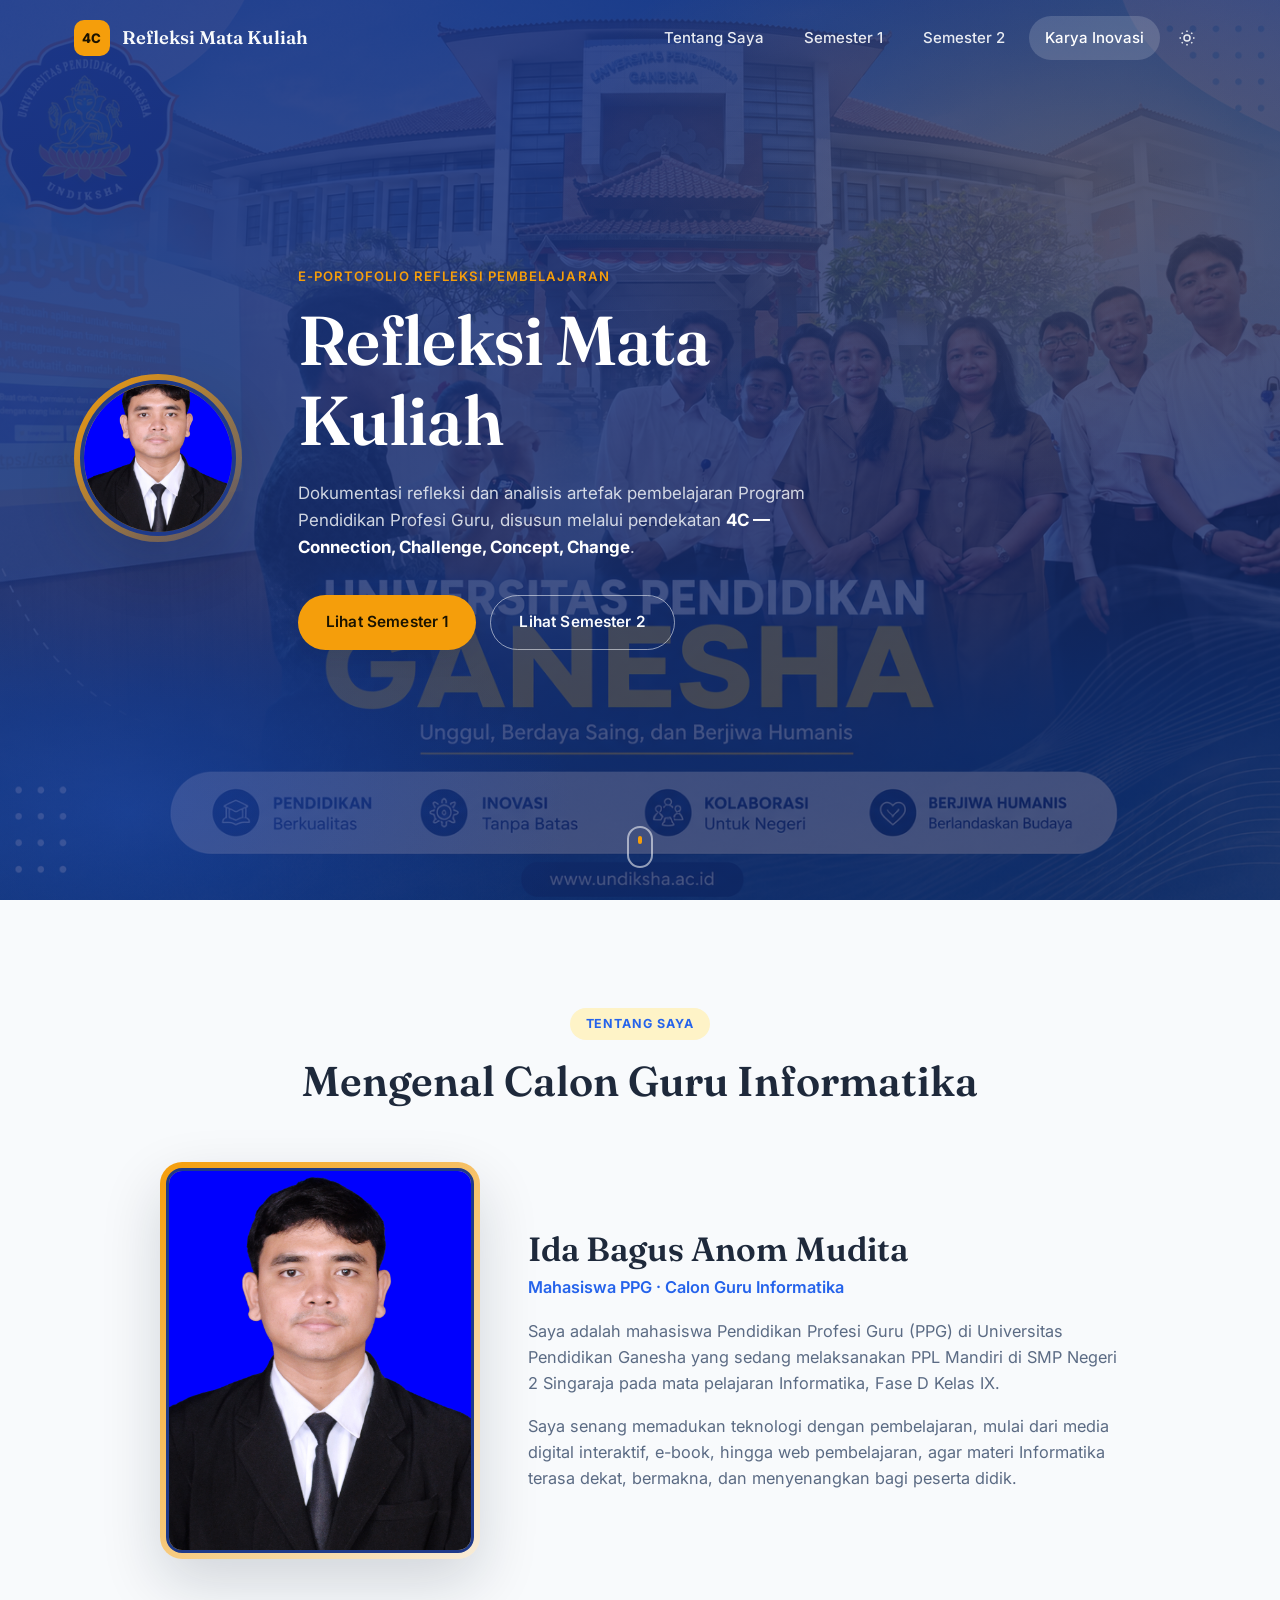
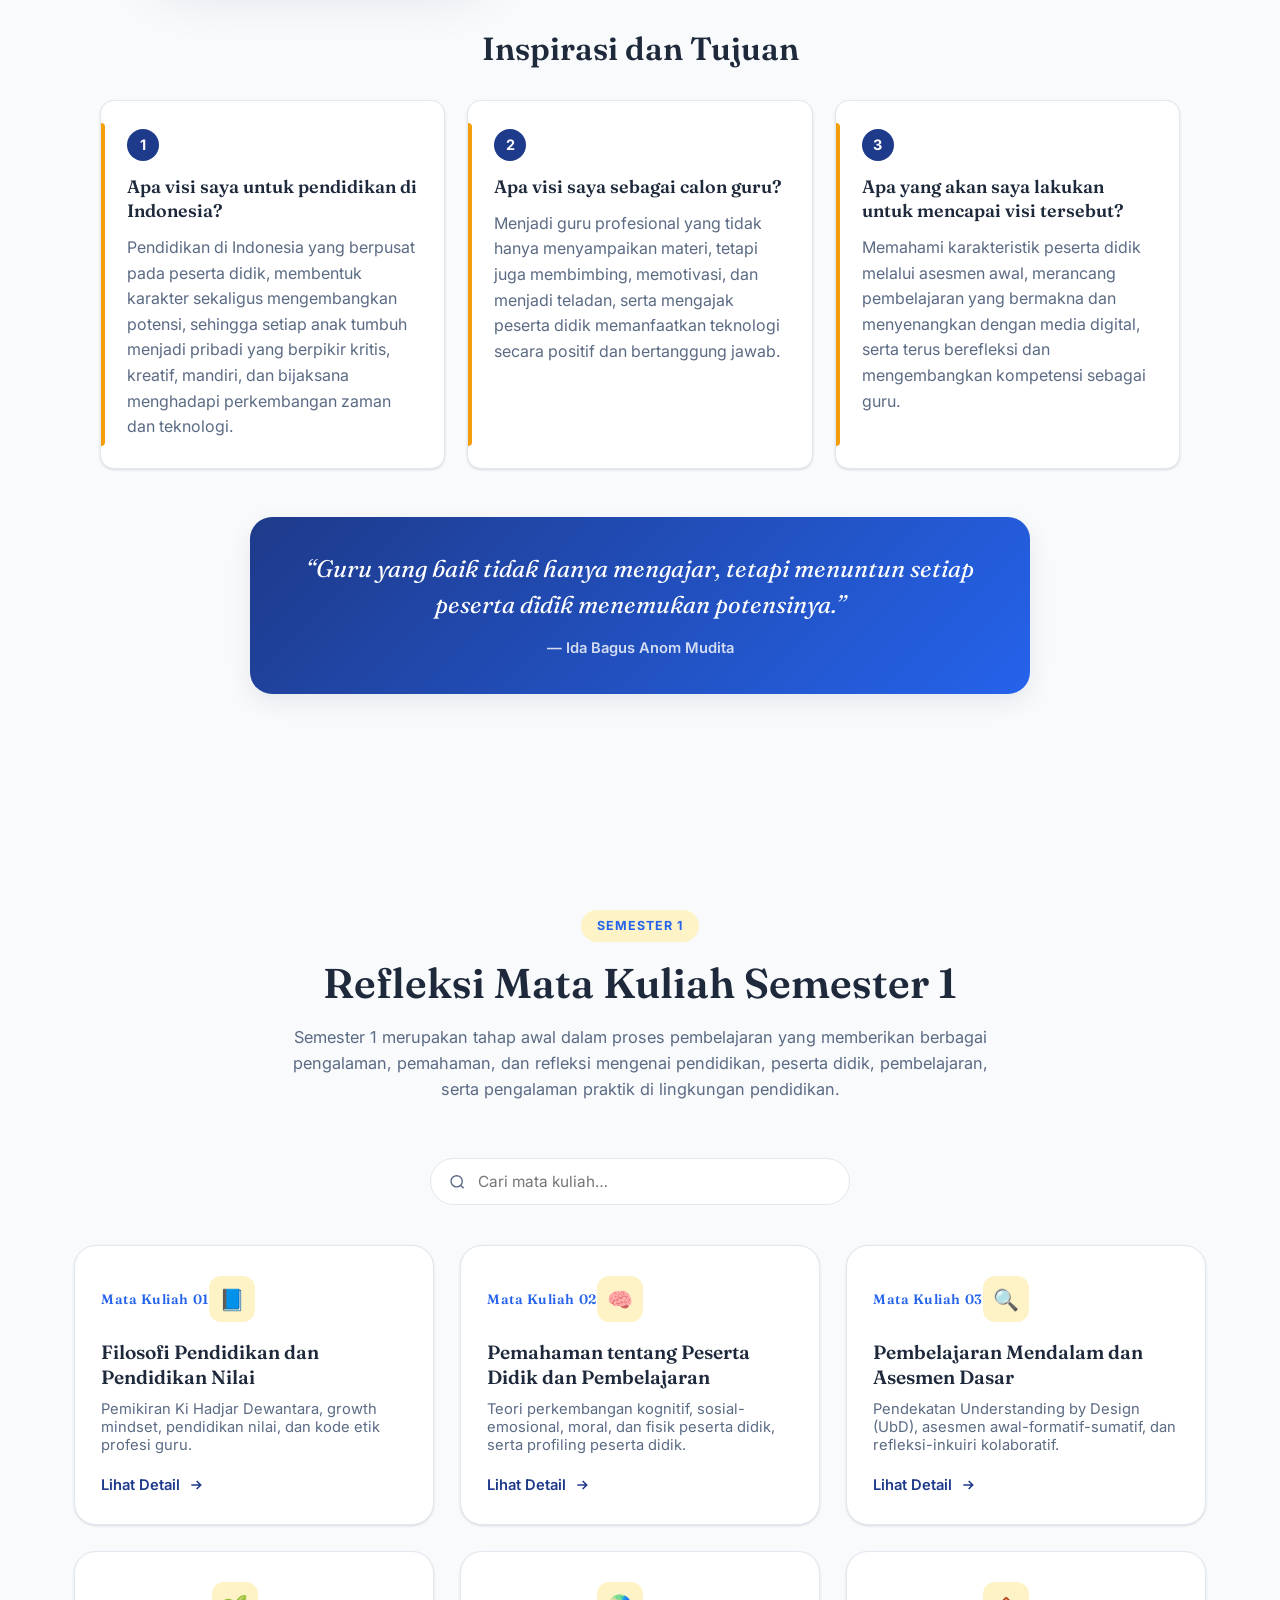
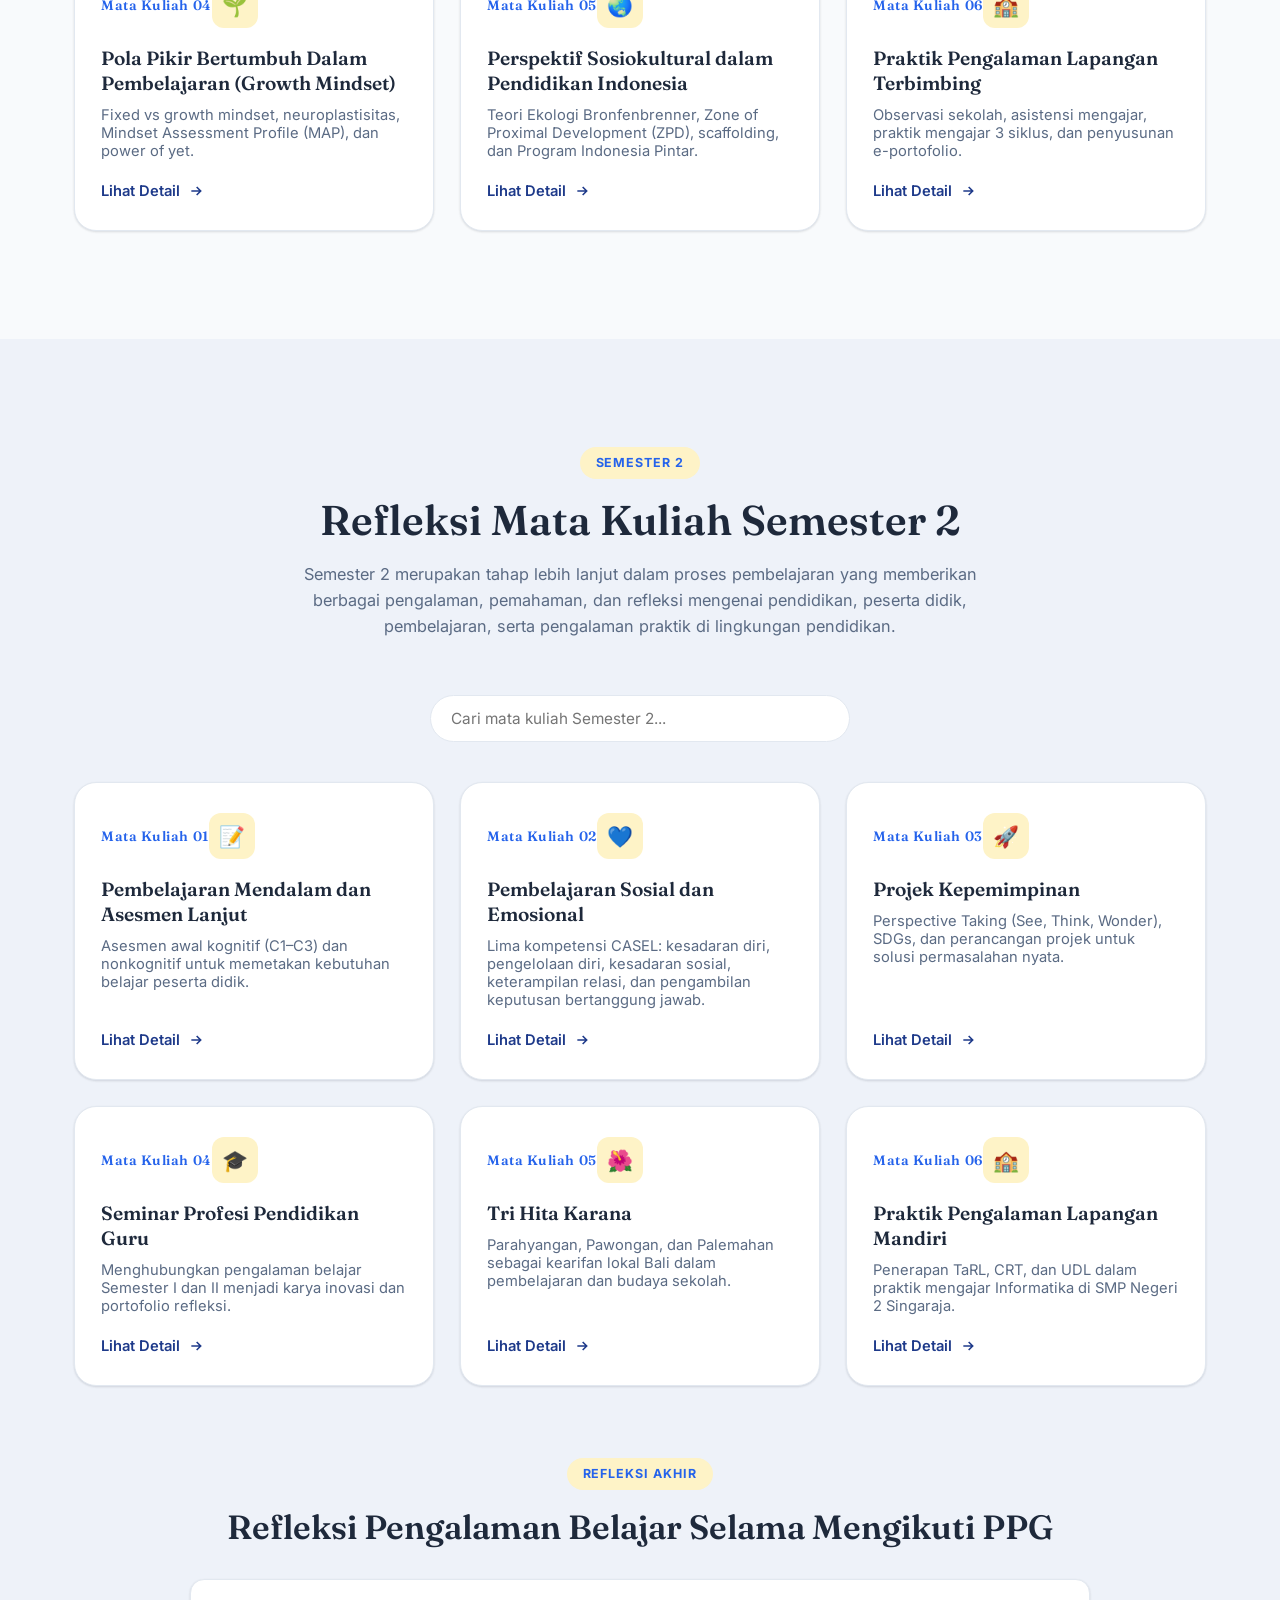
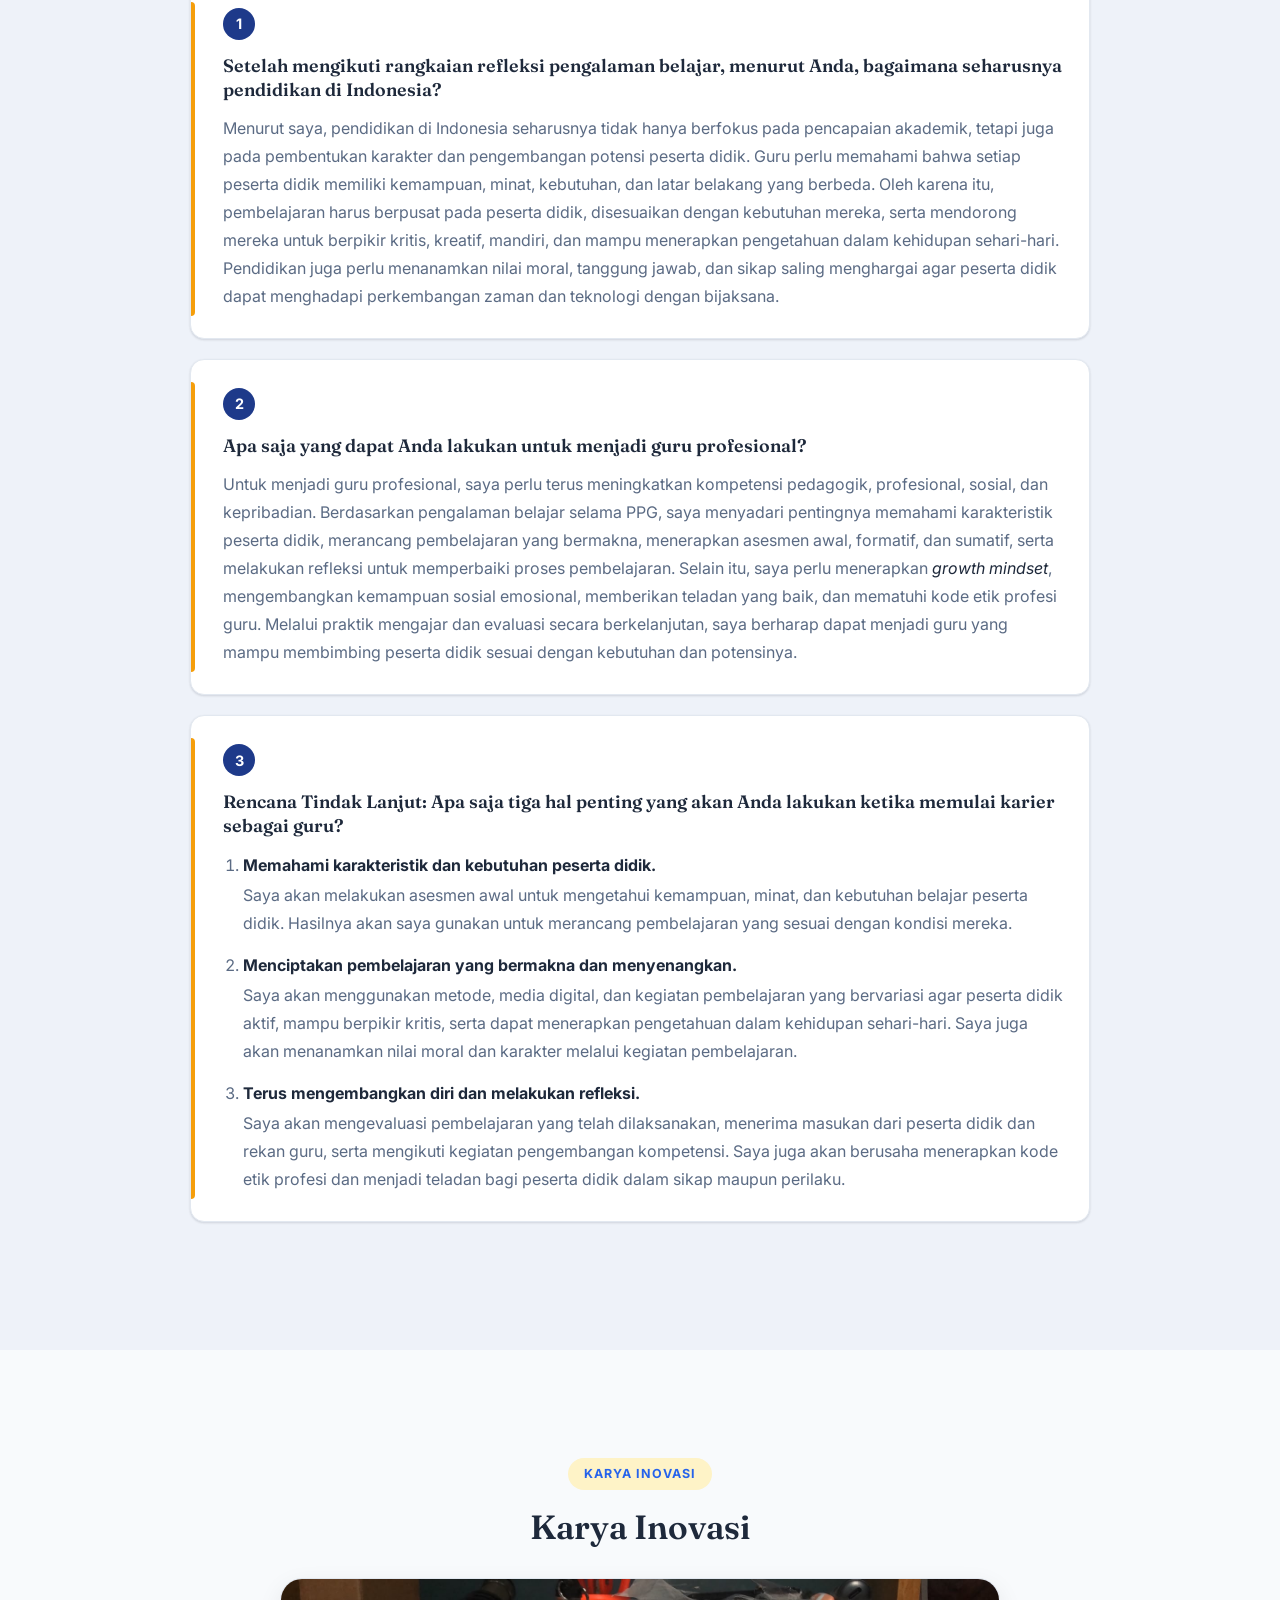
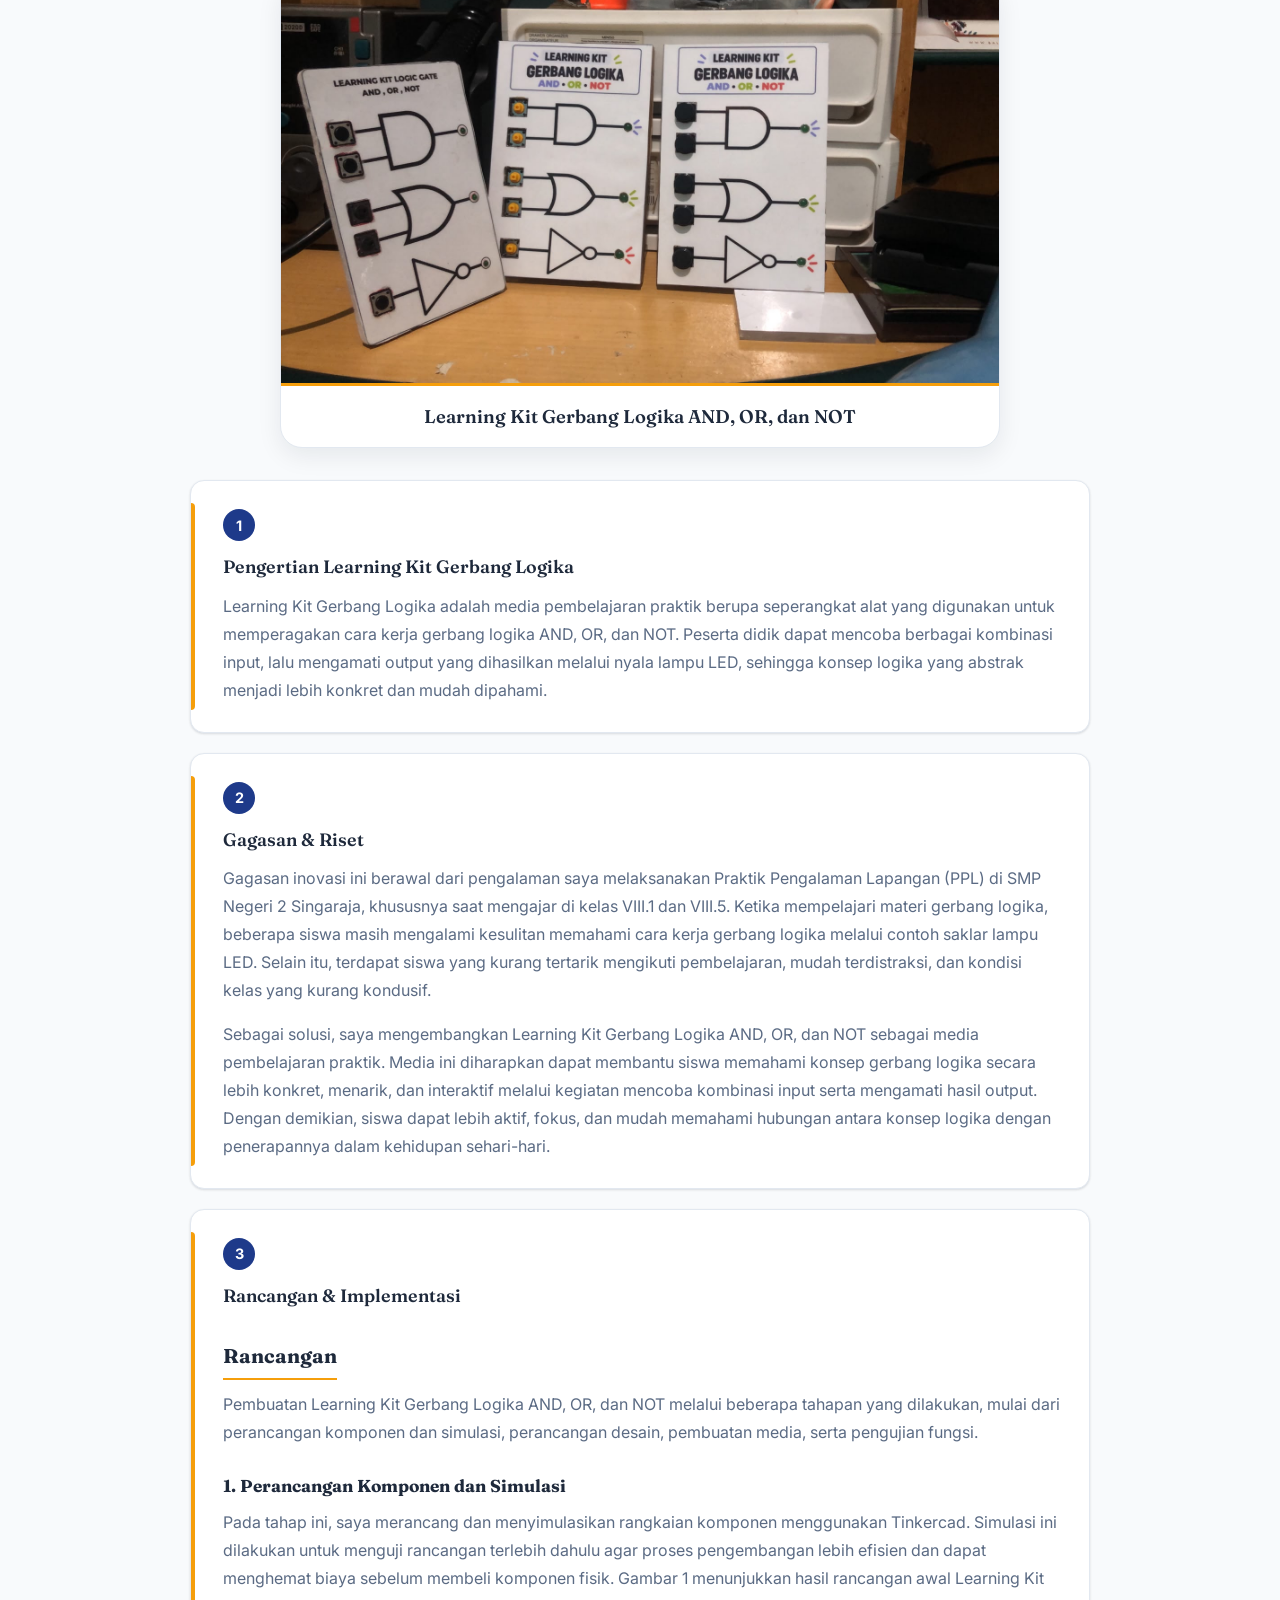
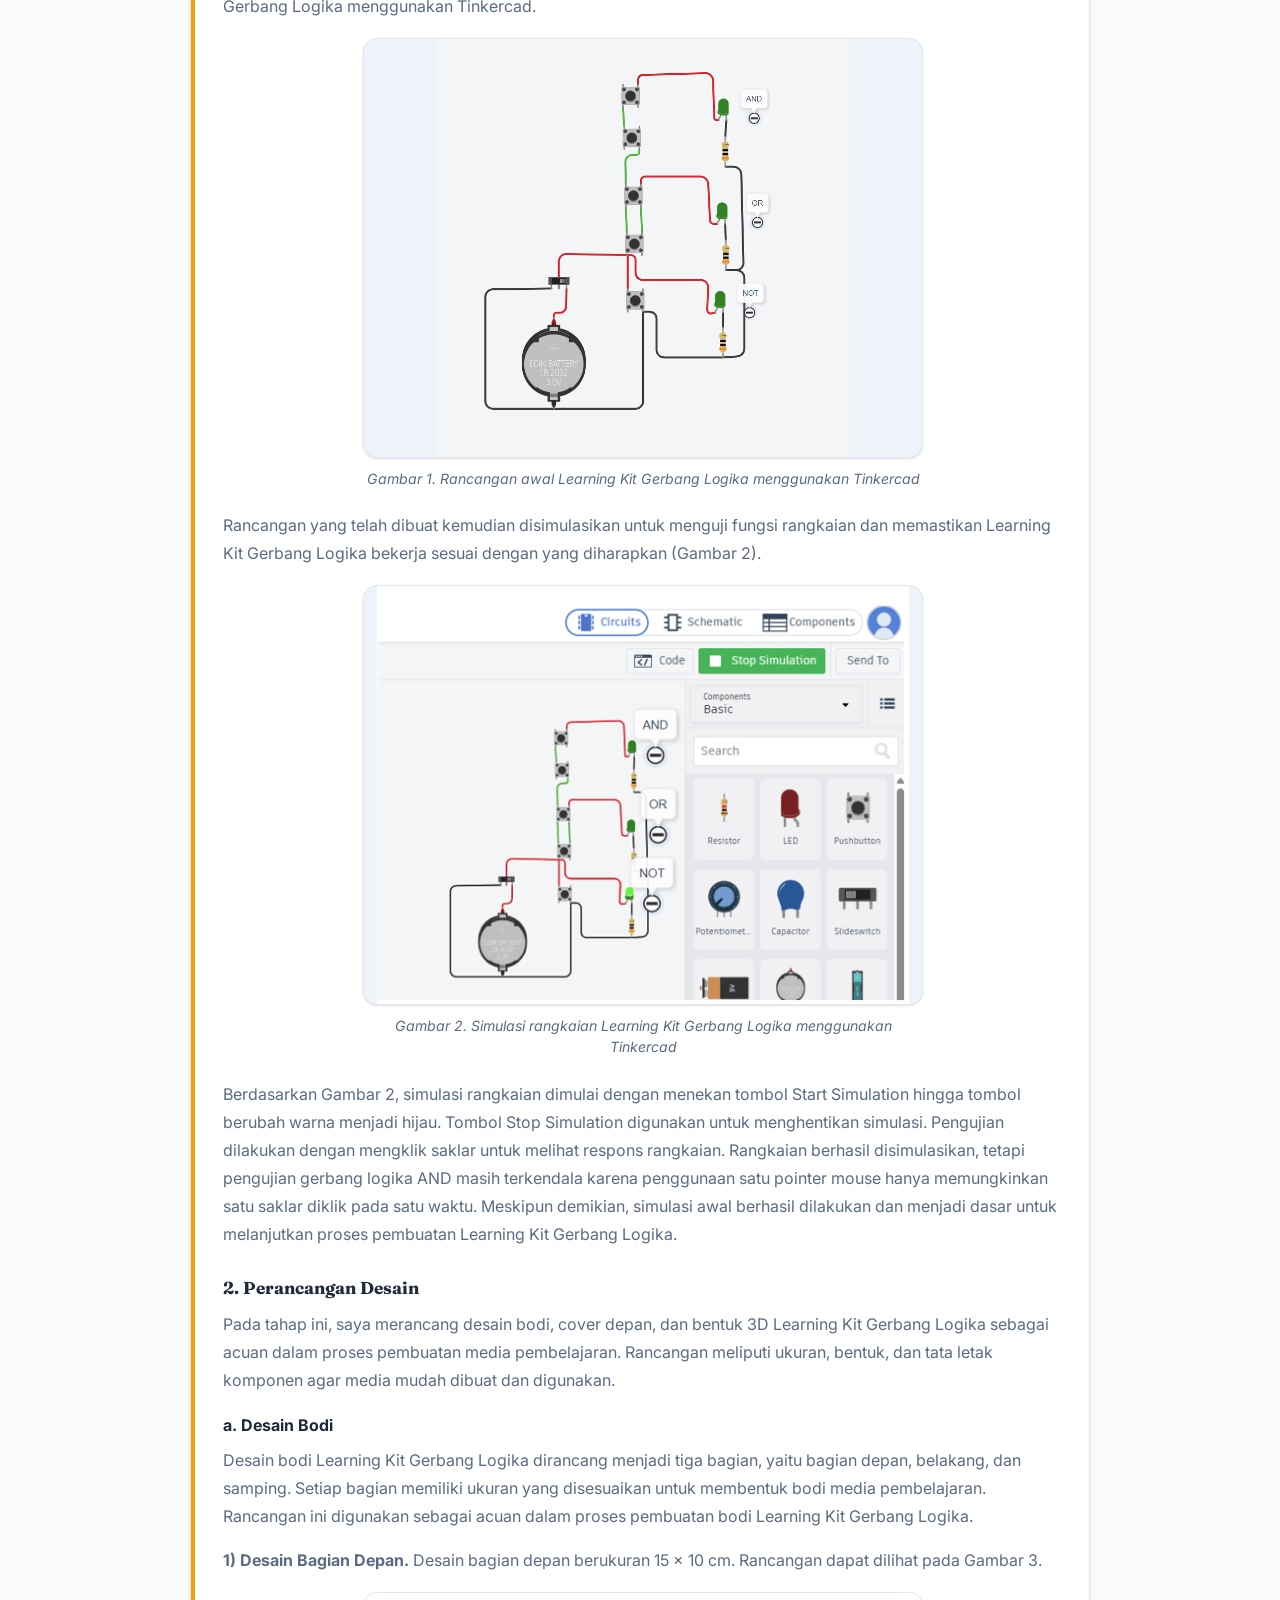
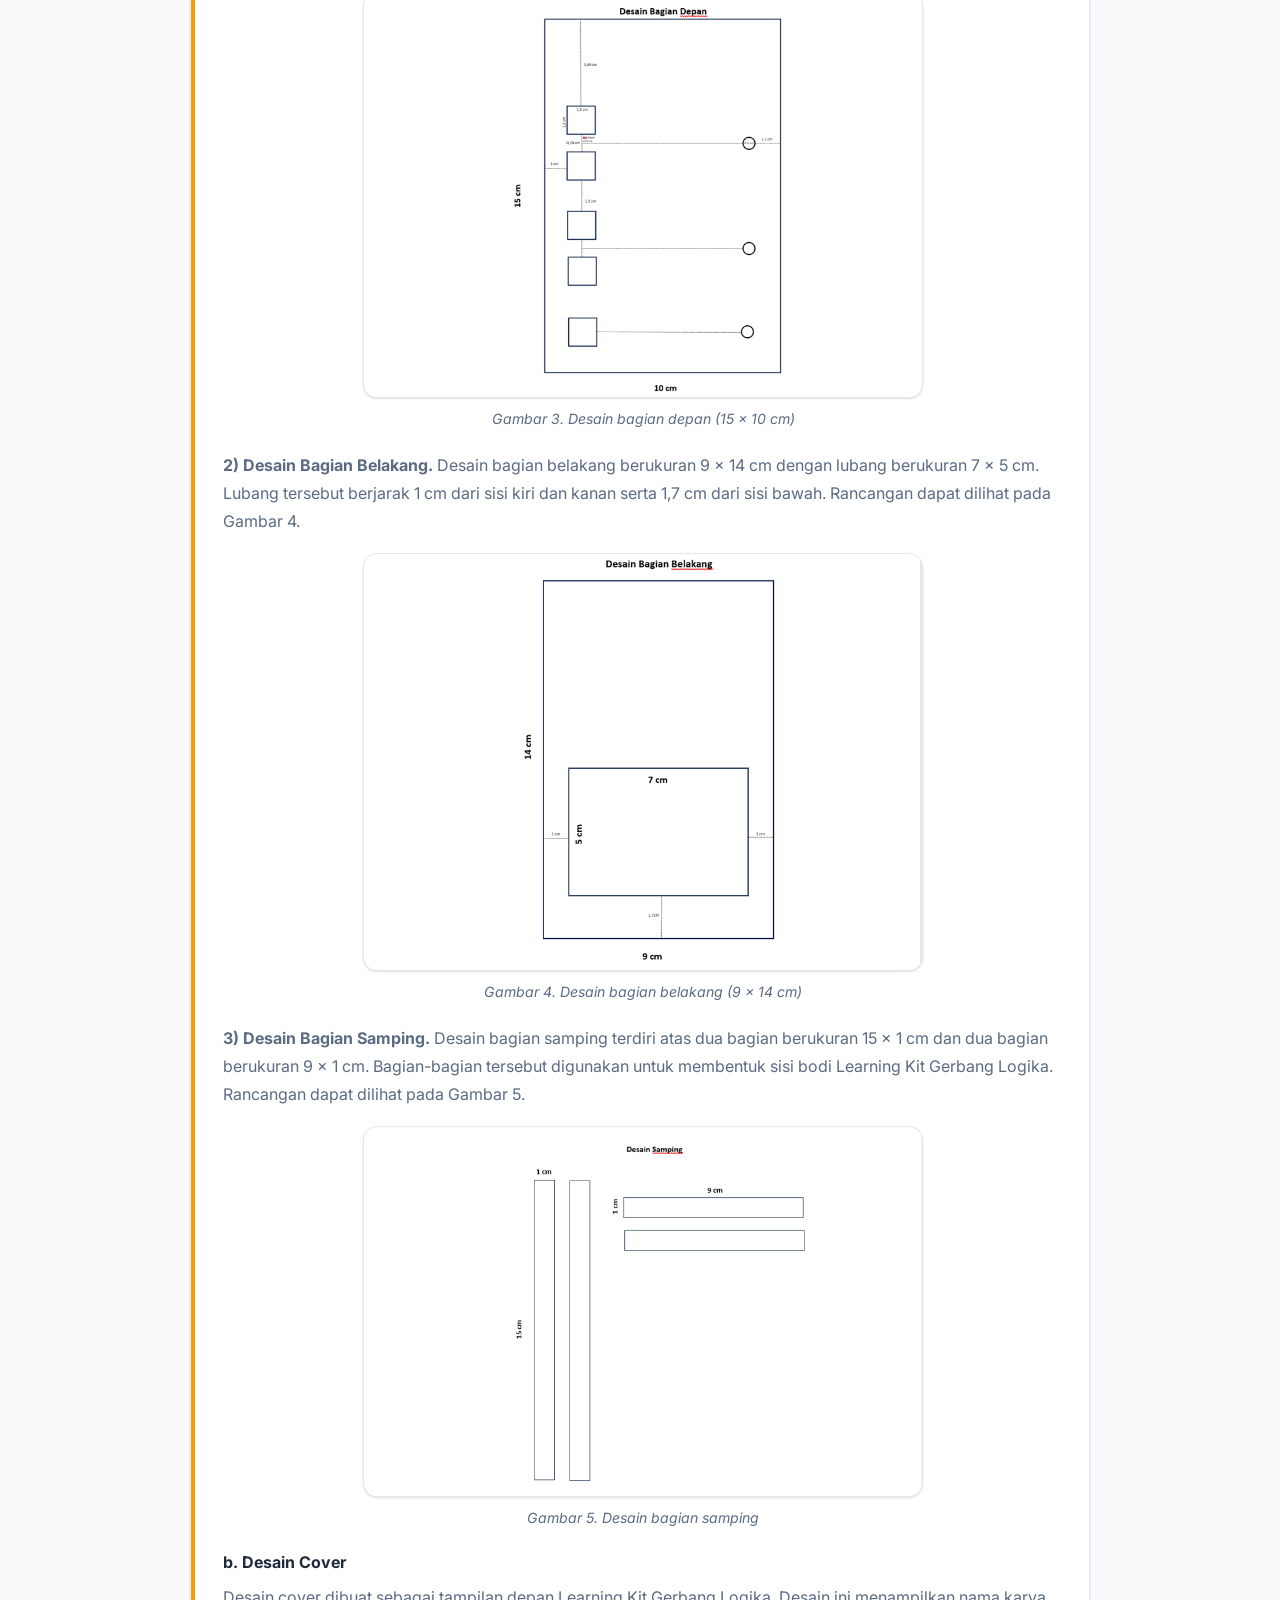
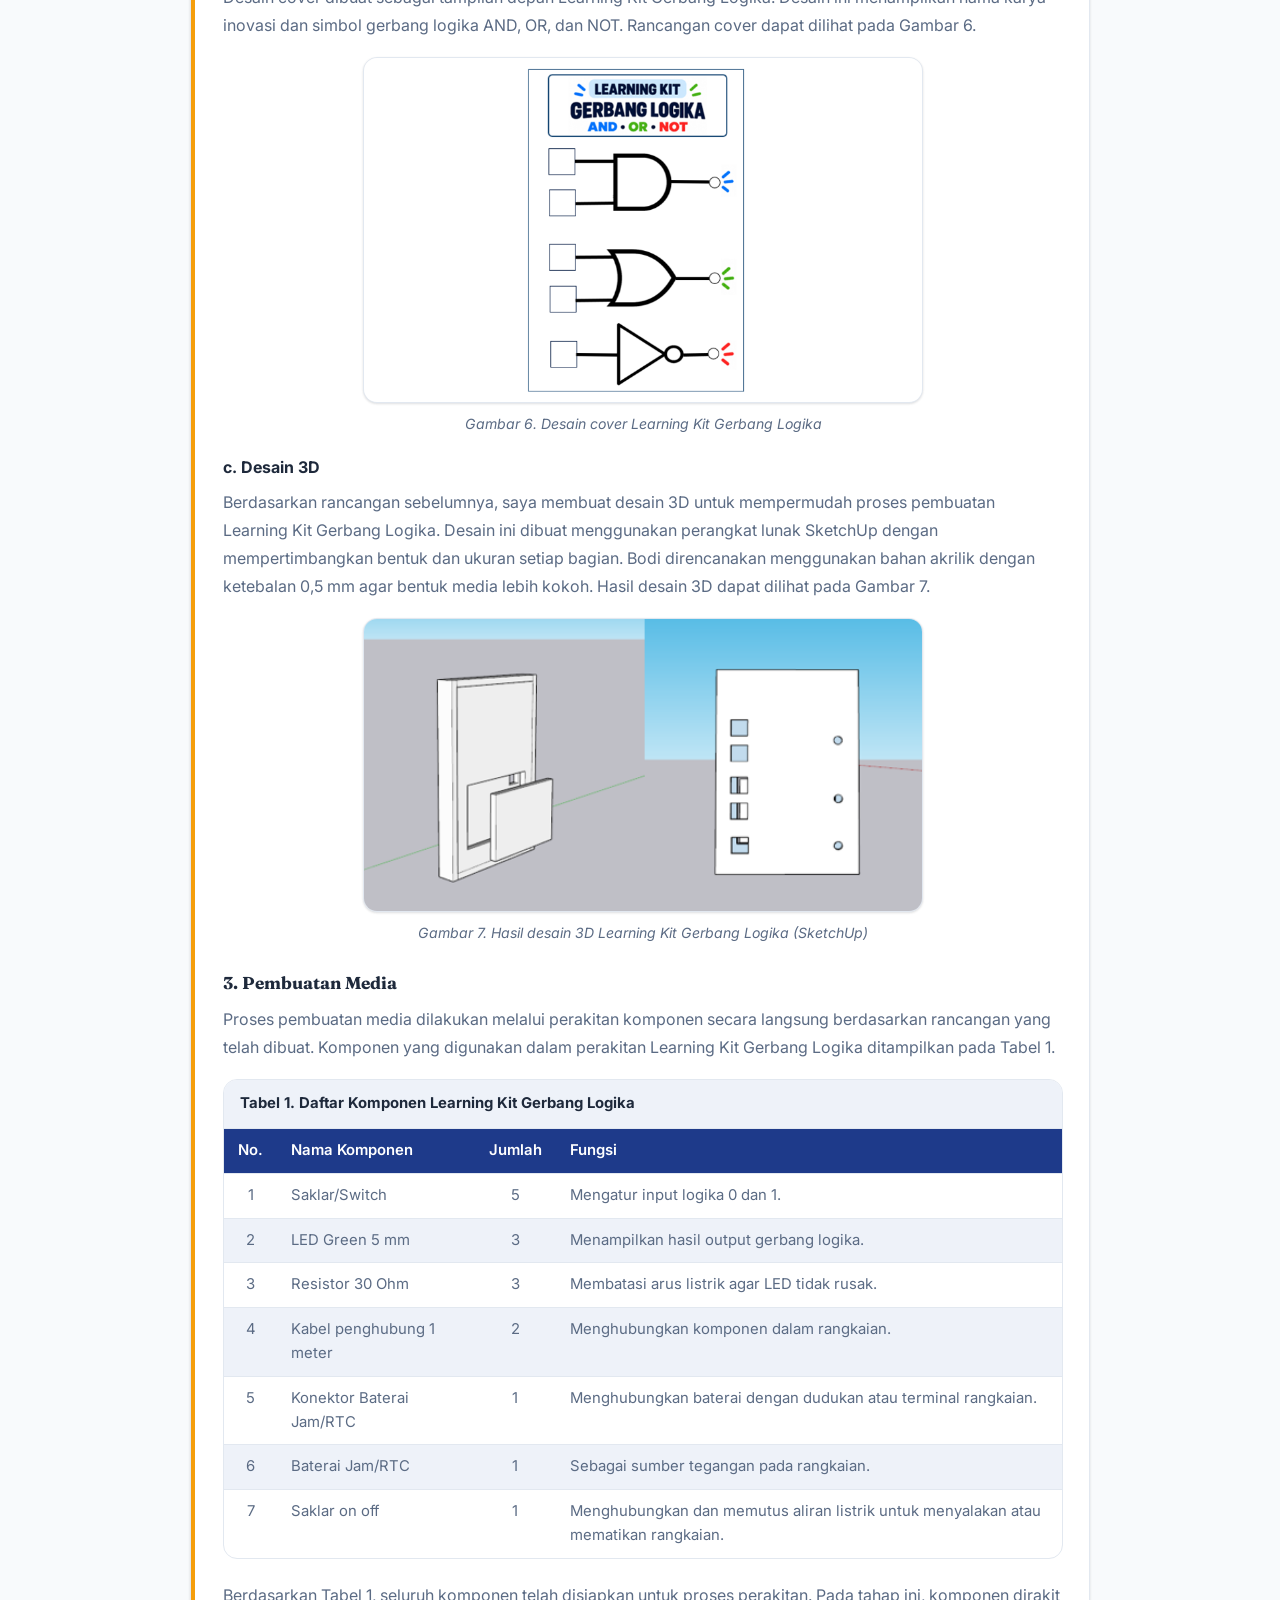
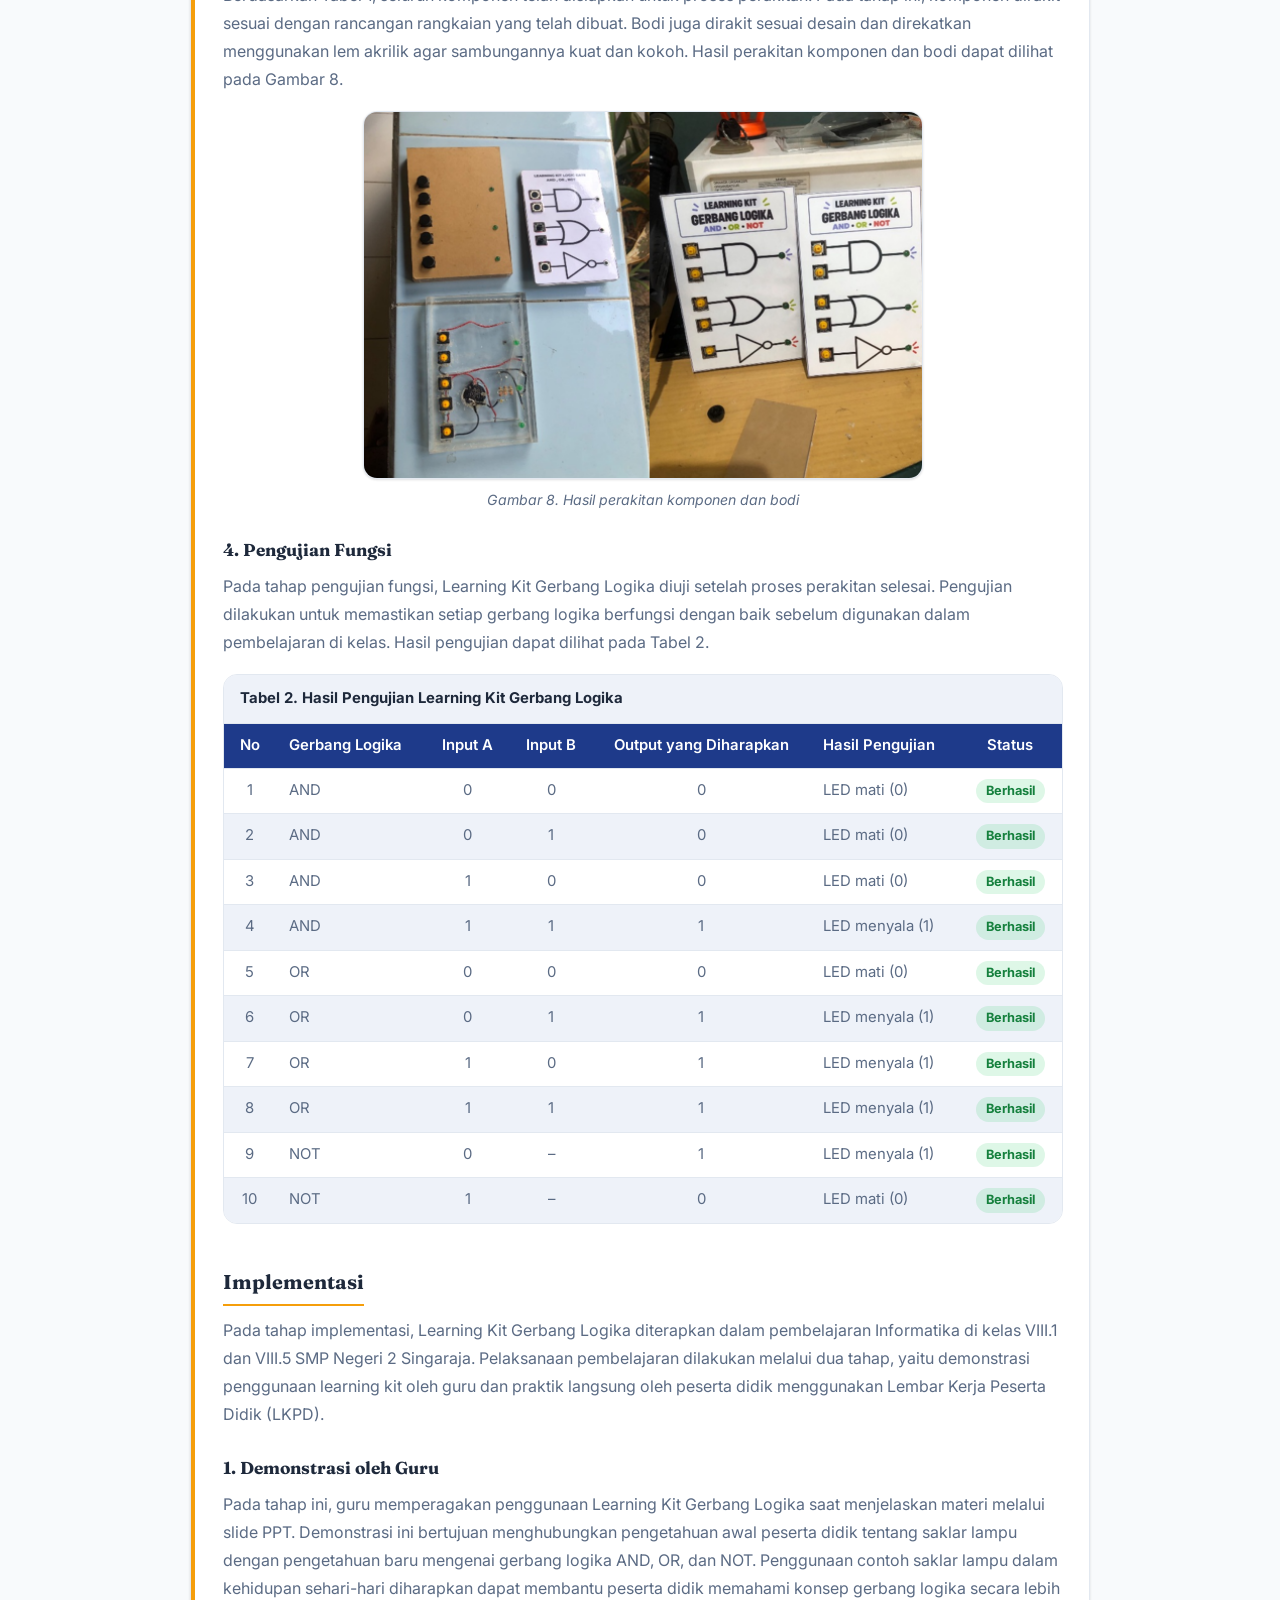
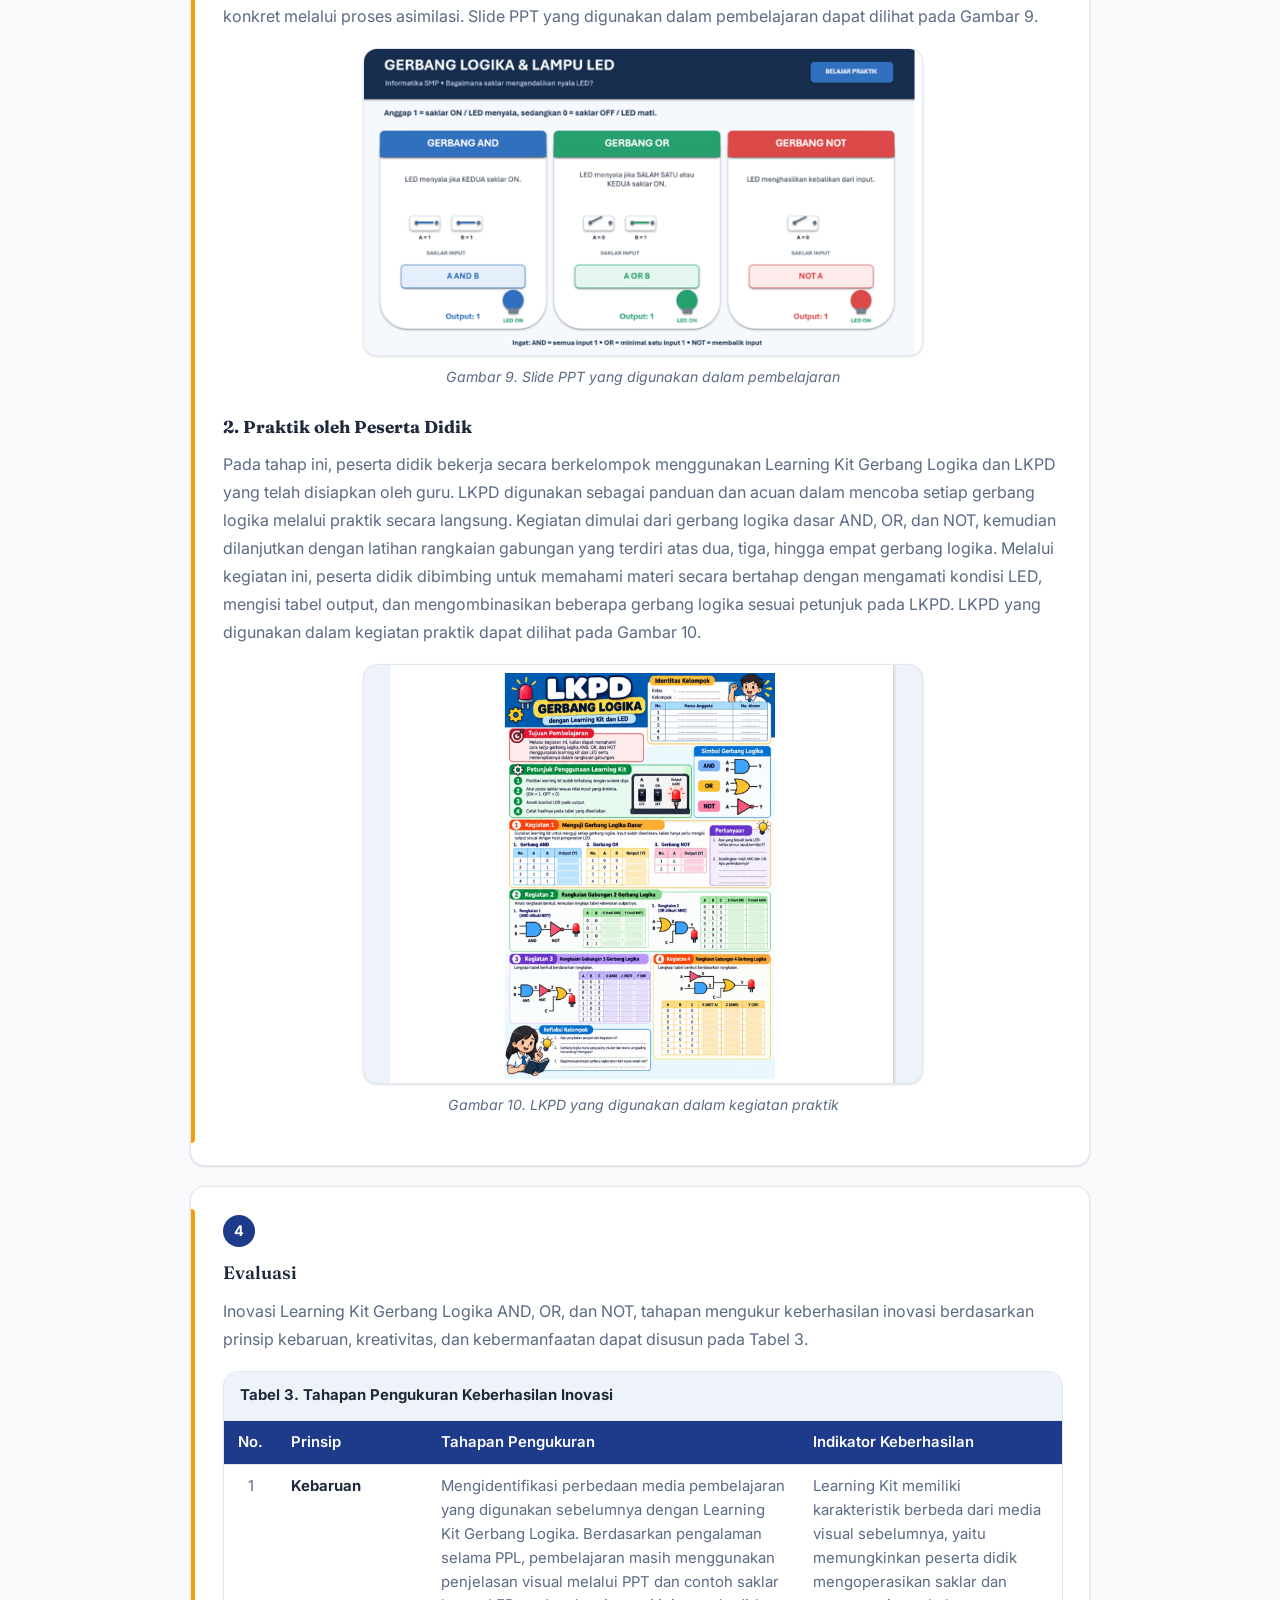
<file: index.html>
<!DOCTYPE html>
<html lang="id">
<head>
    <meta charset="UTF-8">
    <meta name="viewport" content="width=device-width, initial-scale=1.0">
    <title>Refleksi Mata Kuliah | E-Portofolio Akademik</title>
    <meta name="description" content="E-portofolio refleksi pembelajaran mahasiswa Pendidikan Profesi Guru — refleksi dan analisis artefak pembelajaran menggunakan pendekatan 4C.">

    <!-- ============================================================
         FAVICON (placeholder) — ganti dengan favicon.ico milikmu
         ============================================================ -->
    <link rel="icon" href="data:,">

    <!-- Google Fonts: Fraunces (display/serif) + Inter (body/sans) -->
    <link rel="preconnect" href="https://fonts.googleapis.com">
    <link rel="preconnect" href="https://fonts.gstatic.com" crossorigin>
    <link href="https://fonts.googleapis.com/css2?family=Fraunces:ital,opsz,wght@0,9..144,400;0,9..144,500;0,9..144,600;0,9..144,700;1,9..144,500&family=Inter:wght@400;500;600;700;800&display=swap" rel="stylesheet">

    <link rel="stylesheet" href="style.css">
    <link rel="icon" href="assets/images/undiksha.png" type="image/x-icon">
    
</head>
<body>

    <!-- ============================================================
         SKIP LINK — aksesibilitas keyboard
         ============================================================ -->
    <a href="#main-content" class="skip-link">Langsung ke konten utama</a>

    <!-- ============================================================
         SCROLL PROGRESS INDICATOR
         ============================================================ -->
    <div class="scroll-progress" id="scrollProgress"></div>

    <!-- ============================================================
         NAVBAR
         ============================================================ -->
    <header class="navbar" id="navbar">
        <div class="navbar__inner">
            <a href="#hero" class="navbar__brand">
                <span class="navbar__brand-mark" aria-hidden="true">4C</span>
                <span class="navbar__brand-text">Refleksi Mata Kuliah</span>
            </a>

            <nav class="navbar__nav" id="navbarNav" aria-label="Navigasi utama">
                <a href="#tentang" class="navbar__link" data-nav-link data-target="tentang">Tentang Saya</a>
                <a href="#semester1" class="navbar__link" data-nav-link data-target="semester1">Semester 1</a>
                <a href="#semester2" class="navbar__link" data-nav-link data-target="semester2">Semester 2</a>
                <a href="#karyaInovasi" class="navbar__link" data-nav-link data-target="karyaInovasi">Karya Inovasi</a>
                <button type="button" class="theme-toggle" id="themeToggle" aria-label="Ubah tampilan gelap/terang" title="Mode gelap/terang">
                    <svg class="theme-toggle__icon theme-toggle__icon--sun" width="18" height="18" viewBox="0 0 24 24" fill="none" stroke="currentColor" stroke-width="2"><circle cx="12" cy="12" r="4"/><path d="M12 2v2M12 20v2M4.93 4.93l1.41 1.41M17.66 17.66l1.41 1.41M2 12h2M20 12h2M4.93 19.07l1.41-1.41M17.66 6.34l1.41-1.41"/></svg>
                    <svg class="theme-toggle__icon theme-toggle__icon--moon" width="18" height="18" viewBox="0 0 24 24" fill="none" stroke="currentColor" stroke-width="2"><path d="M21 12.79A9 9 0 1 1 11.21 3 7 7 0 0 0 21 12.79z"/></svg>
                </button>
            </nav>

            <button type="button" class="navbar__hamburger" id="hamburgerBtn" aria-label="Buka menu" aria-expanded="false" aria-controls="mobileMenu">
                <span></span><span></span><span></span>
            </button>
        </div>

        <!-- Mobile menu -->
        <nav class="mobile-menu" id="mobileMenu" aria-label="Navigasi mobile">
            <a href="#tentang" class="mobile-menu__link" data-nav-link data-target="tentang">Tentang Saya</a>
            <a href="#semester1" class="mobile-menu__link" data-nav-link data-target="semester1">Semester 1</a>
            <a href="#semester2" class="mobile-menu__link" data-nav-link data-target="semester2">Semester 2</a>
            <a href="#karyaInovasi" class="mobile-menu__link" data-nav-link data-target="karyaInovasi">Karya Inovasi</a>
        </nav>
    </header>

    <main id="main-content">

        <!-- ============================================================
             HERO / JUMBOTRON
             ============================================================ -->
        <section class="hero" id="hero">
            <!-- GANTI BACKGROUND HERO DI: assets/images/hero-bg.jpg (lihat style.css → .hero, properti background-image) -->
            <div class="hero__bg" aria-hidden="true"></div>
            <div class="hero__overlay" aria-hidden="true"></div>

            <div class="hero__inner">
                <div class="hero__profile">
                    <!-- GANTI FOTO PROFIL DI: assets/images/profile.jpg -->
                    <div class="hero__profile-ring">
                        <img src="assets/images/profile.jpg" alt="Foto profil mahasiswa" class="hero__profile-img" onerror="this.src='data:image/svg+xml,%3Csvg xmlns=%22http://www.w3.org/2000/svg%22 viewBox=%220 0 200 200%22%3E%3Crect width=%22200%22 height=%22200%22 fill=%22%23274690%22/%3E%3Ctext x=%2250%25%22 y=%2255%25%22 font-family=%22sans-serif%22 font-size=%2260%22 fill=%22%23fff%22 text-anchor=%22middle%22%3E%F0%9F%91%A4%3C/text%3E%3C/svg%3E'">
                    </div>
                </div>

                <div class="hero__content">
                    <p class="hero__eyebrow">E-Portofolio Refleksi Pembelajaran</p>
                    <h1 class="hero__title">Refleksi Mata<br>Kuliah</h1>
                    <p class="hero__subtitle">
                        Dokumentasi refleksi dan analisis artefak pembelajaran Program Pendidikan Profesi Guru,
                        disusun melalui pendekatan <strong>4C — Connection, Challenge, Concept, Change</strong>.
                    </p>
                    <div class="hero__actions">
                        <a href="#semester1" class="btn btn--primary" data-nav-link data-target="semester1">Lihat Semester 1</a>
                        <a href="#semester2" class="btn btn--outline" data-nav-link data-target="semester2">Lihat Semester 2</a>
                    </div>
                </div>
            </div>

            <a href="#semester1" class="hero__scroll-cue" data-nav-link data-target="semester1" aria-label="Gulir ke bawah">
                <span></span>
            </a>
        </section>

        <!-- ============================================================
             TENTANG SAYA (setelah jumbotron, sebelum Semester 1)
             Ganti teks di bagian ini sesuai dirimu. Foto: assets/images/profile.jpg
             ============================================================ -->
        <section class="about" id="tentang">
            <div class="container">
                <div class="section-heading" data-reveal>
                    <span class="section-heading__eyebrow">Tentang Saya</span>
                    <h2 class="section-heading__title">Mengenal Calon Guru Informatika</h2>
                </div>

                <div class="about__profile" data-reveal>
                    <div class="about__photo">
                        <!-- GANTI FOTO: assets/images/profile.jpg -->
                        <img src="assets/images/profile.jpg" alt="Foto Ida Bagus Anom Mudita" class="about__photo-img" onerror="this.src='data:image/svg+xml,%3Csvg xmlns=%22http://www.w3.org/2000/svg%22 viewBox=%220 0 400 480%22%3E%3Crect width=%22400%22 height=%22480%22 fill=%22%23274690%22/%3E%3Ctext x=%2250%25%22 y=%2255%25%22 font-family=%22sans-serif%22 font-size=%22120%22 fill=%22%23fff%22 text-anchor=%22middle%22%3E%F0%9F%91%A4%3C/text%3E%3C/svg%3E'">
                    </div>
                    <div class="about__text">
                        <h3 class="about__name">Ida Bagus Anom Mudita</h3>
                        <p class="about__role">Mahasiswa PPG &middot; Calon Guru Informatika</p>
                        <!-- GANTI DESKRIPSI DIRI DI BAWAH INI -->
                        <p>
                            Saya adalah mahasiswa Pendidikan Profesi Guru (PPG) di Universitas Pendidikan Ganesha
                            yang sedang melaksanakan PPL Mandiri di SMP Negeri 2 Singaraja pada mata pelajaran
                            Informatika, Fase D Kelas IX.
                        </p>
                        <p>
                            Saya senang memadukan teknologi dengan pembelajaran, mulai dari media digital interaktif,
                            e-book, hingga web pembelajaran, agar materi Informatika terasa dekat, bermakna, dan
                            menyenangkan bagi peserta didik.
                        </p>
                    </div>
                </div>

                <div class="about__vision" data-reveal>
                    <h3 class="about__vision-heading">Inspirasi dan Tujuan</h3>
                    <div class="vision-grid">
                        <article class="vision-card">
                            <span class="vision-card__num">1</span>
                            <h4 class="vision-card__q">Apa visi saya untuk pendidikan di Indonesia?</h4>
                            <!-- GANTI JAWABAN -->
                            <p>
                                Pendidikan di Indonesia yang berpusat pada peserta didik, membentuk karakter sekaligus
                                mengembangkan potensi, sehingga setiap anak tumbuh menjadi pribadi yang berpikir kritis,
                                kreatif, mandiri, dan bijaksana menghadapi perkembangan zaman dan teknologi.
                            </p>
                        </article>
                        <article class="vision-card">
                            <span class="vision-card__num">2</span>
                            <h4 class="vision-card__q">Apa visi saya sebagai calon guru?</h4>
                            <!-- GANTI JAWABAN -->
                            <p>
                                Menjadi guru profesional yang tidak hanya menyampaikan materi, tetapi juga membimbing,
                                memotivasi, dan menjadi teladan, serta mengajak peserta didik memanfaatkan teknologi
                                secara positif dan bertanggung jawab.
                            </p>
                        </article>
                        <article class="vision-card">
                            <span class="vision-card__num">3</span>
                            <h4 class="vision-card__q">Apa yang akan saya lakukan untuk mencapai visi tersebut?</h4>
                            <!-- GANTI JAWABAN -->
                            <p>
                                Memahami karakteristik peserta didik melalui asesmen awal, merancang pembelajaran yang
                                bermakna dan menyenangkan dengan media digital, serta terus berefleksi dan
                                mengembangkan kompetensi sebagai guru.
                            </p>
                        </article>
                    </div>

                    <!-- GANTI KUTIPAN -->
                    <blockquote class="about__quote">
                        <p>&ldquo;Guru yang baik tidak hanya mengajar, tetapi menuntun setiap peserta didik menemukan potensinya.&rdquo;</p>
                        <footer>&mdash; Ida Bagus Anom Mudita</footer>
                    </blockquote>
                </div>
            </div>
        </section>

        <!-- ============================================================
             SEMESTER 1
             ============================================================ -->
        <section class="semester" id="semester1">
            <div class="container">
                <div class="section-heading" data-reveal>
                    <span class="section-heading__eyebrow">Semester 1</span>
                    <h2 class="section-heading__title">Refleksi Mata Kuliah Semester 1</h2>
                    <p class="section-heading__desc">
                        Semester 1 merupakan tahap awal dalam proses pembelajaran yang memberikan berbagai pengalaman,
                        pemahaman, dan refleksi mengenai pendidikan, peserta didik, pembelajaran, serta pengalaman
                        praktik di lingkungan pendidikan.
                    </p>
                </div>

                <!-- Search / filter -->
                <div class="course-filter" data-reveal>
                    <div class="course-filter__search">
                        <svg width="18" height="18" viewBox="0 0 24 24" fill="none" stroke="currentColor" stroke-width="2"><circle cx="11" cy="11" r="8"/><path d="m21 21-4.3-4.3"/></svg>
                        <input type="search" id="courseSearch" placeholder="Cari mata kuliah…" aria-label="Cari mata kuliah semester 1">
                    </div>
                </div>

                <!-- 6 course cards are rendered here by script.js from the `courses` data array -->
                <div class="course-grid" id="courseGrid" data-reveal></div>
                <p class="course-grid__empty" id="courseGridEmpty" hidden>Tidak ada mata kuliah yang cocok dengan pencarianmu.</p>
            </div>
        </section>

        <!-- ============================================================
             SEMESTER 2 (placeholder — akan diisi menyusul)
             ============================================================ -->
        <section class="semester semester--muted" id="semester2">
            <!-- Pencarian mata kuliah Semester 2 -->
            <div class="container">
                <div class="section-heading" data-reveal>
                    <span class="section-heading__eyebrow">Semester 2</span>
                    <h2 class="section-heading__title">Refleksi Mata Kuliah Semester 2</h2>
                    <p class="section-heading__desc">
                        Semester 2 merupakan tahap lebih lanjut dalam proses pembelajaran yang memberikan berbagai pengalaman,
                        pemahaman, dan refleksi mengenai pendidikan, peserta didik, pembelajaran, serta pengalaman
                        praktik di lingkungan pendidikan.
                    </p>
                </div>

                <!-- Pencarian mata kuliah Semester 2 -->
                <div class="course-filter" data-reveal>
                    <div class="course-filter__search">
                        <input
                            type="search"
                            id="courseSearchSemester2"
                            placeholder="Cari mata kuliah Semester 2..."
                            aria-label="Cari mata kuliah Semester 2"
                        >
                    </div>
                </div>

                <!-- Daftar kartu Semester 2 -->
                <div
                    class="course-grid"
                    id="coursesSemester2"
                    data-reveal>
                </div>

                <p
                    class="course-grid__empty"
                    id="courseGridEmptySemester2"
                    hidden>
                    Tidak ada mata kuliah yang cocok dengan pencarianmu.
                </p>

                <!-- ============================================================
                     REFLEKSI PENGALAMAN BELAJAR SELAMA MENGIKUTI PPG
                     ============================================================ -->
                <div class="lk3" id="refleksiPpg" data-reveal>
                    <div class="lk3__head">
                        <span class="section-heading__eyebrow">Refleksi Akhir</span>
                        <h3 class="lk3__title">Refleksi Pengalaman Belajar Selama Mengikuti PPG</h3>
                    </div>

                    <article class="lk3-card">
                        <span class="lk3-card__num">1</span>
                        <h4 class="lk3-card__q">Setelah mengikuti rangkaian refleksi pengalaman belajar, menurut Anda, bagaimana seharusnya pendidikan di Indonesia?</h4>
                        <p>Menurut saya, pendidikan di Indonesia seharusnya tidak hanya berfokus pada pencapaian akademik, tetapi juga pada pembentukan karakter dan pengembangan potensi peserta didik. Guru perlu memahami bahwa setiap peserta didik memiliki kemampuan, minat, kebutuhan, dan latar belakang yang berbeda. Oleh karena itu, pembelajaran harus berpusat pada peserta didik, disesuaikan dengan kebutuhan mereka, serta mendorong mereka untuk berpikir kritis, kreatif, mandiri, dan mampu menerapkan pengetahuan dalam kehidupan sehari-hari. Pendidikan juga perlu menanamkan nilai moral, tanggung jawab, dan sikap saling menghargai agar peserta didik dapat menghadapi perkembangan zaman dan teknologi dengan bijaksana.</p>
                    </article>

                    <article class="lk3-card">
                        <span class="lk3-card__num">2</span>
                        <h4 class="lk3-card__q">Apa saja yang dapat Anda lakukan untuk menjadi guru profesional?</h4>
                        <p>Untuk menjadi guru profesional, saya perlu terus meningkatkan kompetensi pedagogik, profesional, sosial, dan kepribadian. Berdasarkan pengalaman belajar selama PPG, saya menyadari pentingnya memahami karakteristik peserta didik, merancang pembelajaran yang bermakna, menerapkan asesmen awal, formatif, dan sumatif, serta melakukan refleksi untuk memperbaiki proses pembelajaran. Selain itu, saya perlu menerapkan <em>growth mindset</em>, mengembangkan kemampuan sosial emosional, memberikan teladan yang baik, dan mematuhi kode etik profesi guru. Melalui praktik mengajar dan evaluasi secara berkelanjutan, saya berharap dapat menjadi guru yang mampu membimbing peserta didik sesuai dengan kebutuhan dan potensinya.</p>
                    </article>

                    <article class="lk3-card">
                        <span class="lk3-card__num">3</span>
                        <h4 class="lk3-card__q">Rencana Tindak Lanjut: Apa saja tiga hal penting yang akan Anda lakukan ketika memulai karier sebagai guru?</h4>
                        <ol class="lk3-steps">
                            <li>
                                <strong>Memahami karakteristik dan kebutuhan peserta didik.</strong>
                                Saya akan melakukan asesmen awal untuk mengetahui kemampuan, minat, dan kebutuhan belajar peserta didik. Hasilnya akan saya gunakan untuk merancang pembelajaran yang sesuai dengan kondisi mereka.
                            </li>
                            <li>
                                <strong>Menciptakan pembelajaran yang bermakna dan menyenangkan.</strong>
                                Saya akan menggunakan metode, media digital, dan kegiatan pembelajaran yang bervariasi agar peserta didik aktif, mampu berpikir kritis, serta dapat menerapkan pengetahuan dalam kehidupan sehari-hari. Saya juga akan menanamkan nilai moral dan karakter melalui kegiatan pembelajaran.
                            </li>
                            <li>
                                <strong>Terus mengembangkan diri dan melakukan refleksi.</strong>
                                Saya akan mengevaluasi pembelajaran yang telah dilaksanakan, menerima masukan dari peserta didik dan rekan guru, serta mengikuti kegiatan pengembangan kompetensi. Saya juga akan berusaha menerapkan kode etik profesi dan menjadi teladan bagi peserta didik dalam sikap maupun perilaku.
                            </li>
                        </ol>
                    </article>
                </div>

            </div>
        </section>

        <!-- ============================================================
             KARYA INOVASI (section tersendiri, menu navbar sendiri)
             ============================================================ -->
        <section class="semester inovasi-section" id="karyaInovasi">
            <div class="container">
                <!-- ============================================================
                     KARYA INOVASI — Learning Kit Gerbang Logika AND, OR, dan NOT
                     Gambar utama : assets/images/learning-kit-gerbang-logika.jpg
                     Gambar 1–10  : assets/images/inovasi/gambar-1.jpg ... gambar-10.jpg
                     ============================================================ -->
                <div class="inovasi">
                    <div class="inovasi__head" data-reveal>
                        <span class="section-heading__eyebrow">Karya Inovasi</span>
                        <h3 class="inovasi__title">Karya Inovasi</h3>
                    </div>

                    <figure class="inovasi__figure" data-reveal>
                        <img src="assets/images/learning-kit-gerbang-logika.jpg" alt="Learning Kit Gerbang Logika AND, OR, dan NOT" class="inovasi__img" data-label="Learning Kit Gerbang Logika" loading="lazy">
                        <figcaption class="inovasi__name">Learning Kit Gerbang Logika AND, OR, dan NOT</figcaption>
                    </figure>

                    <article class="lk3-card" data-reveal>
                        <span class="lk3-card__num">1</span>
                        <h4 class="lk3-card__q">Pengertian Learning Kit Gerbang Logika</h4>
                        <p>Learning Kit Gerbang Logika adalah media pembelajaran praktik berupa seperangkat alat yang digunakan untuk memperagakan cara kerja gerbang logika AND, OR, dan NOT. Peserta didik dapat mencoba berbagai kombinasi input, lalu mengamati output yang dihasilkan melalui nyala lampu LED, sehingga konsep logika yang abstrak menjadi lebih konkret dan mudah dipahami.</p>
                    </article>

                    <article class="lk3-card" data-reveal>
                        <span class="lk3-card__num">2</span>
                        <h4 class="lk3-card__q">Gagasan &amp; Riset</h4>
                        <p>Gagasan inovasi ini berawal dari pengalaman saya melaksanakan Praktik Pengalaman Lapangan (PPL) di SMP Negeri 2 Singaraja, khususnya saat mengajar di kelas VIII.1 dan VIII.5. Ketika mempelajari materi gerbang logika, beberapa siswa masih mengalami kesulitan memahami cara kerja gerbang logika melalui contoh saklar lampu LED. Selain itu, terdapat siswa yang kurang tertarik mengikuti pembelajaran, mudah terdistraksi, dan kondisi kelas yang kurang kondusif.</p>
                        <p>Sebagai solusi, saya mengembangkan Learning Kit Gerbang Logika AND, OR, dan NOT sebagai media pembelajaran praktik. Media ini diharapkan dapat membantu siswa memahami konsep gerbang logika secara lebih konkret, menarik, dan interaktif melalui kegiatan mencoba kombinasi input serta mengamati hasil output. Dengan demikian, siswa dapat lebih aktif, fokus, dan mudah memahami hubungan antara konsep logika dengan penerapannya dalam kehidupan sehari-hari.</p>
                    </article>

                    <article class="lk3-card">
                        <span class="lk3-card__num">3</span>
                        <h4 class="lk3-card__q">Rancangan &amp; Implementasi</h4>

                        <h5 class="inovasi-sub inovasi-sub--major">Rancangan</h5>
                        <p>Pembuatan Learning Kit Gerbang Logika AND, OR, dan NOT melalui beberapa tahapan yang dilakukan, mulai dari perancangan komponen dan simulasi, perancangan desain, pembuatan media, serta pengujian fungsi.</p>

                        <h5 class="inovasi-sub">1. Perancangan Komponen dan Simulasi</h5>
                        <p>Pada tahap ini, saya merancang dan menyimulasikan rangkaian komponen menggunakan Tinkercad. Simulasi ini dilakukan untuk menguji rancangan terlebih dahulu agar proses pengembangan lebih efisien dan dapat menghemat biaya sebelum membeli komponen fisik. Gambar 1 menunjukkan hasil rancangan awal Learning Kit Gerbang Logika menggunakan Tinkercad.</p>
                        <figure class="inovasi-fig">
    <img src="assets/images/inovasi/gambar-1.jpg" alt="Gambar 1. Rancangan awal Learning Kit Gerbang Logika menggunakan Tinkercad" class="inovasi__img inovasi-fig__img" data-label="Gambar 1" loading="lazy">
    <figcaption>Gambar 1. Rancangan awal Learning Kit Gerbang Logika menggunakan Tinkercad</figcaption>
</figure>
                        <p>Rancangan yang telah dibuat kemudian disimulasikan untuk menguji fungsi rangkaian dan memastikan Learning Kit Gerbang Logika bekerja sesuai dengan yang diharapkan (Gambar 2).</p>
                        <figure class="inovasi-fig">
    <img src="assets/images/inovasi/gambar-2.jpg" alt="Gambar 2. Simulasi rangkaian Learning Kit Gerbang Logika menggunakan Tinkercad" class="inovasi__img inovasi-fig__img" data-label="Gambar 2" loading="lazy">
    <figcaption>Gambar 2. Simulasi rangkaian Learning Kit Gerbang Logika menggunakan Tinkercad</figcaption>
</figure>
                        <p>Berdasarkan Gambar 2, simulasi rangkaian dimulai dengan menekan tombol Start Simulation hingga tombol berubah warna menjadi hijau. Tombol Stop Simulation digunakan untuk menghentikan simulasi. Pengujian dilakukan dengan mengklik saklar untuk melihat respons rangkaian. Rangkaian berhasil disimulasikan, tetapi pengujian gerbang logika AND masih terkendala karena penggunaan satu pointer mouse hanya memungkinkan satu saklar diklik pada satu waktu. Meskipun demikian, simulasi awal berhasil dilakukan dan menjadi dasar untuk melanjutkan proses pembuatan Learning Kit Gerbang Logika.</p>

                        <h5 class="inovasi-sub">2. Perancangan Desain</h5>
                        <p>Pada tahap ini, saya merancang desain bodi, cover depan, dan bentuk 3D Learning Kit Gerbang Logika sebagai acuan dalam proses pembuatan media pembelajaran. Rancangan meliputi ukuran, bentuk, dan tata letak komponen agar media mudah dibuat dan digunakan.</p>

                        <h6 class="inovasi-sub inovasi-sub--minor">a. Desain Bodi</h6>
                        <p>Desain bodi Learning Kit Gerbang Logika dirancang menjadi tiga bagian, yaitu bagian depan, belakang, dan samping. Setiap bagian memiliki ukuran yang disesuaikan untuk membentuk bodi media pembelajaran. Rancangan ini digunakan sebagai acuan dalam proses pembuatan bodi Learning Kit Gerbang Logika.</p>
                        <p><strong>1) Desain Bagian Depan.</strong> Desain bagian depan berukuran 15 × 10 cm. Rancangan dapat dilihat pada Gambar 3.</p>
                        <figure class="inovasi-fig">
    <img src="assets/images/inovasi/gambar-3.jpg" alt="Gambar 3. Desain bagian depan (15 × 10 cm)" class="inovasi__img inovasi-fig__img" data-label="Gambar 3" loading="lazy">
    <figcaption>Gambar 3. Desain bagian depan (15 × 10 cm)</figcaption>
</figure>
                        <p><strong>2) Desain Bagian Belakang.</strong> Desain bagian belakang berukuran 9 × 14 cm dengan lubang berukuran 7 × 5 cm. Lubang tersebut berjarak 1 cm dari sisi kiri dan kanan serta 1,7 cm dari sisi bawah. Rancangan dapat dilihat pada Gambar 4.</p>
                        <figure class="inovasi-fig">
    <img src="assets/images/inovasi/gambar-4.jpg" alt="Gambar 4. Desain bagian belakang (9 × 14 cm)" class="inovasi__img inovasi-fig__img" data-label="Gambar 4" loading="lazy">
    <figcaption>Gambar 4. Desain bagian belakang (9 × 14 cm)</figcaption>
</figure>
                        <p><strong>3) Desain Bagian Samping.</strong> Desain bagian samping terdiri atas dua bagian berukuran 15 × 1 cm dan dua bagian berukuran 9 × 1 cm. Bagian-bagian tersebut digunakan untuk membentuk sisi bodi Learning Kit Gerbang Logika. Rancangan dapat dilihat pada Gambar 5.</p>
                        <figure class="inovasi-fig">
    <img src="assets/images/inovasi/gambar-5.jpg" alt="Gambar 5. Desain bagian samping" class="inovasi__img inovasi-fig__img" data-label="Gambar 5" loading="lazy">
    <figcaption>Gambar 5. Desain bagian samping</figcaption>
</figure>

                        <h6 class="inovasi-sub inovasi-sub--minor">b. Desain Cover</h6>
                        <p>Desain cover dibuat sebagai tampilan depan Learning Kit Gerbang Logika. Desain ini menampilkan nama karya inovasi dan simbol gerbang logika AND, OR, dan NOT. Rancangan cover dapat dilihat pada Gambar 6.</p>
                        <figure class="inovasi-fig">
    <img src="assets/images/inovasi/gambar-6.jpg" alt="Gambar 6. Desain cover Learning Kit Gerbang Logika" class="inovasi__img inovasi-fig__img" data-label="Gambar 6" loading="lazy">
    <figcaption>Gambar 6. Desain cover Learning Kit Gerbang Logika</figcaption>
</figure>

                        <h6 class="inovasi-sub inovasi-sub--minor">c. Desain 3D</h6>
                        <p>Berdasarkan rancangan sebelumnya, saya membuat desain 3D untuk mempermudah proses pembuatan Learning Kit Gerbang Logika. Desain ini dibuat menggunakan perangkat lunak SketchUp dengan mempertimbangkan bentuk dan ukuran setiap bagian. Bodi direncanakan menggunakan bahan akrilik dengan ketebalan 0,5 mm agar bentuk media lebih kokoh. Hasil desain 3D dapat dilihat pada Gambar 7.</p>
                        <figure class="inovasi-fig">
    <img src="assets/images/inovasi/gambar-7.jpg" alt="Gambar 7. Hasil desain 3D Learning Kit Gerbang Logika (SketchUp)" class="inovasi__img inovasi-fig__img" data-label="Gambar 7" loading="lazy">
    <figcaption>Gambar 7. Hasil desain 3D Learning Kit Gerbang Logika (SketchUp)</figcaption>
</figure>

                        <h5 class="inovasi-sub">3. Pembuatan Media</h5>
                        <p>Proses pembuatan media dilakukan melalui perakitan komponen secara langsung berdasarkan rancangan yang telah dibuat. Komponen yang digunakan dalam perakitan Learning Kit Gerbang Logika ditampilkan pada Tabel 1.</p>
                        <div class="inovasi-table-wrap">
<table class="inovasi-table ">
<caption>Tabel 1. Daftar Komponen Learning Kit Gerbang Logika</caption>
<thead><tr><th scope="col">No.</th><th scope="col">Nama Komponen</th><th scope="col">Jumlah</th><th scope="col">Fungsi</th></tr></thead>
<tbody>
<tr><td class="c">1</td><td>Saklar/Switch</td><td class="c">5</td><td>Mengatur input logika 0 dan 1.</td></tr>
<tr><td class="c">2</td><td>LED Green 5 mm</td><td class="c">3</td><td>Menampilkan hasil output gerbang logika.</td></tr>
<tr><td class="c">3</td><td>Resistor 30 Ohm</td><td class="c">3</td><td>Membatasi arus listrik agar LED tidak rusak.</td></tr>
<tr><td class="c">4</td><td>Kabel penghubung 1 meter</td><td class="c">2</td><td>Menghubungkan komponen dalam rangkaian.</td></tr>
<tr><td class="c">5</td><td>Konektor Baterai Jam/RTC</td><td class="c">1</td><td>Menghubungkan baterai dengan dudukan atau terminal rangkaian.</td></tr>
<tr><td class="c">6</td><td>Baterai Jam/RTC</td><td class="c">1</td><td>Sebagai sumber tegangan pada rangkaian.</td></tr>
<tr><td class="c">7</td><td>Saklar on off</td><td class="c">1</td><td>Menghubungkan dan memutus aliran listrik untuk menyalakan atau mematikan rangkaian.</td></tr>
</tbody>
</table>
</div>
                        <p>Berdasarkan Tabel 1, seluruh komponen telah disiapkan untuk proses perakitan. Pada tahap ini, komponen dirakit sesuai dengan rancangan rangkaian yang telah dibuat. Bodi juga dirakit sesuai desain dan direkatkan menggunakan lem akrilik agar sambungannya kuat dan kokoh. Hasil perakitan komponen dan bodi dapat dilihat pada Gambar 8.</p>
                        <figure class="inovasi-fig">
    <img src="assets/images/inovasi/gambar-8.jpg" alt="Gambar 8. Hasil perakitan komponen dan bodi" class="inovasi__img inovasi-fig__img" data-label="Gambar 8" loading="lazy">
    <figcaption>Gambar 8. Hasil perakitan komponen dan bodi</figcaption>
</figure>

                        <h5 class="inovasi-sub">4. Pengujian Fungsi</h5>
                        <p>Pada tahap pengujian fungsi, Learning Kit Gerbang Logika diuji setelah proses perakitan selesai. Pengujian dilakukan untuk memastikan setiap gerbang logika berfungsi dengan baik sebelum digunakan dalam pembelajaran di kelas. Hasil pengujian dapat dilihat pada Tabel 2.</p>
                        <div class="inovasi-table-wrap">
<table class="inovasi-table inovasi-table--center">
<caption>Tabel 2. Hasil Pengujian Learning Kit Gerbang Logika</caption>
<thead><tr><th scope="col">No</th><th scope="col">Gerbang Logika</th><th scope="col">Input A</th><th scope="col">Input B</th><th scope="col">Output yang Diharapkan</th><th scope="col">Hasil Pengujian</th><th scope="col">Status</th></tr></thead>
<tbody>
<tr><td class="c">1</td><td>AND</td><td class="c">0</td><td class="c">0</td><td class="c">0</td><td>LED mati (0)</td><td class="c"><span class="inovasi-badge">Berhasil</span></td></tr>
<tr><td class="c">2</td><td>AND</td><td class="c">0</td><td class="c">1</td><td class="c">0</td><td>LED mati (0)</td><td class="c"><span class="inovasi-badge">Berhasil</span></td></tr>
<tr><td class="c">3</td><td>AND</td><td class="c">1</td><td class="c">0</td><td class="c">0</td><td>LED mati (0)</td><td class="c"><span class="inovasi-badge">Berhasil</span></td></tr>
<tr><td class="c">4</td><td>AND</td><td class="c">1</td><td class="c">1</td><td class="c">1</td><td>LED menyala (1)</td><td class="c"><span class="inovasi-badge">Berhasil</span></td></tr>
<tr><td class="c">5</td><td>OR</td><td class="c">0</td><td class="c">0</td><td class="c">0</td><td>LED mati (0)</td><td class="c"><span class="inovasi-badge">Berhasil</span></td></tr>
<tr><td class="c">6</td><td>OR</td><td class="c">0</td><td class="c">1</td><td class="c">1</td><td>LED menyala (1)</td><td class="c"><span class="inovasi-badge">Berhasil</span></td></tr>
<tr><td class="c">7</td><td>OR</td><td class="c">1</td><td class="c">0</td><td class="c">1</td><td>LED menyala (1)</td><td class="c"><span class="inovasi-badge">Berhasil</span></td></tr>
<tr><td class="c">8</td><td>OR</td><td class="c">1</td><td class="c">1</td><td class="c">1</td><td>LED menyala (1)</td><td class="c"><span class="inovasi-badge">Berhasil</span></td></tr>
<tr><td class="c">9</td><td>NOT</td><td class="c">0</td><td class="c">–</td><td class="c">1</td><td>LED menyala (1)</td><td class="c"><span class="inovasi-badge">Berhasil</span></td></tr>
<tr><td class="c">10</td><td>NOT</td><td class="c">1</td><td class="c">–</td><td class="c">0</td><td>LED mati (0)</td><td class="c"><span class="inovasi-badge">Berhasil</span></td></tr>
</tbody>
</table>
</div>

                        <h5 class="inovasi-sub inovasi-sub--major">Implementasi</h5>
                        <p>Pada tahap implementasi, Learning Kit Gerbang Logika diterapkan dalam pembelajaran Informatika di kelas VIII.1 dan VIII.5 SMP Negeri 2 Singaraja. Pelaksanaan pembelajaran dilakukan melalui dua tahap, yaitu demonstrasi penggunaan learning kit oleh guru dan praktik langsung oleh peserta didik menggunakan Lembar Kerja Peserta Didik (LKPD).</p>

                        <h5 class="inovasi-sub">1. Demonstrasi oleh Guru</h5>
                        <p>Pada tahap ini, guru memperagakan penggunaan Learning Kit Gerbang Logika saat menjelaskan materi melalui slide PPT. Demonstrasi ini bertujuan menghubungkan pengetahuan awal peserta didik tentang saklar lampu dengan pengetahuan baru mengenai gerbang logika AND, OR, dan NOT. Penggunaan contoh saklar lampu dalam kehidupan sehari-hari diharapkan dapat membantu peserta didik memahami konsep gerbang logika secara lebih konkret melalui proses asimilasi. Slide PPT yang digunakan dalam pembelajaran dapat dilihat pada Gambar 9.</p>
                        <figure class="inovasi-fig">
    <img src="assets/images/inovasi/gambar-9.jpg" alt="Gambar 9. Slide PPT yang digunakan dalam pembelajaran" class="inovasi__img inovasi-fig__img" data-label="Gambar 9" loading="lazy">
    <figcaption>Gambar 9. Slide PPT yang digunakan dalam pembelajaran</figcaption>
</figure>

                        <h5 class="inovasi-sub">2. Praktik oleh Peserta Didik</h5>
                        <p>Pada tahap ini, peserta didik bekerja secara berkelompok menggunakan Learning Kit Gerbang Logika dan LKPD yang telah disiapkan oleh guru. LKPD digunakan sebagai panduan dan acuan dalam mencoba setiap gerbang logika melalui praktik secara langsung. Kegiatan dimulai dari gerbang logika dasar AND, OR, dan NOT, kemudian dilanjutkan dengan latihan rangkaian gabungan yang terdiri atas dua, tiga, hingga empat gerbang logika. Melalui kegiatan ini, peserta didik dibimbing untuk memahami materi secara bertahap dengan mengamati kondisi LED, mengisi tabel output, dan mengombinasikan beberapa gerbang logika sesuai petunjuk pada LKPD. LKPD yang digunakan dalam kegiatan praktik dapat dilihat pada Gambar 10.</p>
                        <figure class="inovasi-fig">
    <img src="assets/images/inovasi/gambar-10.jpg" alt="Gambar 10. LKPD yang digunakan dalam kegiatan praktik" class="inovasi__img inovasi-fig__img" data-label="Gambar 10" loading="lazy">
    <figcaption>Gambar 10. LKPD yang digunakan dalam kegiatan praktik</figcaption>
</figure>
                    </article>

                    <article class="lk3-card">
                        <span class="lk3-card__num">4</span>
                        <h4 class="lk3-card__q">Evaluasi</h4>
                        <p>Inovasi Learning Kit Gerbang Logika AND, OR, dan NOT, tahapan mengukur keberhasilan inovasi berdasarkan prinsip kebaruan, kreativitas, dan kebermanfaatan dapat disusun pada Tabel 3.</p>
                        <div class="inovasi-table-wrap">
<table class="inovasi-table inovasi-table--wide">
<caption>Tabel 3. Tahapan Pengukuran Keberhasilan Inovasi</caption>
<thead><tr><th scope="col">No.</th><th scope="col">Prinsip</th><th scope="col">Tahapan Pengukuran</th><th scope="col">Indikator Keberhasilan</th></tr></thead>
<tbody>
<tr><td class="c">1</td><td><strong>Kebaruan</strong></td><td>Mengidentifikasi perbedaan media pembelajaran yang digunakan sebelumnya dengan Learning Kit Gerbang Logika. Berdasarkan pengalaman selama PPL, pembelajaran masih menggunakan penjelasan visual melalui PPT dan contoh saklar lampu LED, sedangkan inovasi ini menghadirkan media fisik yang memungkinkan peserta didik mencoba input dan mengamati output secara langsung.</td><td>Learning Kit memiliki karakteristik berbeda dari media visual sebelumnya, yaitu memungkinkan peserta didik mengoperasikan saklar dan mengamati perubahan output LED secara langsung.</td></tr>
<tr><td class="c">2</td><td><strong>Kreativitas</strong></td><td>Menilai kreativitas melalui desain Learning Kit yang menggabungkan saklar, LED, dan gerbang logika AND, OR, serta NOT, disertai LKPD yang memandu peserta didik dari latihan dasar hingga rangkaian gabungan.</td><td>Media memiliki desain yang menarik dan mudah digunakan, setiap komponen berfungsi sesuai rancangan, serta LKPD menyajikan latihan secara bertahap dari gerbang logika dasar hingga rangkaian gabungan.</td></tr>
<tr><td class="c">3</td><td><strong>Kebermanfaatan</strong></td><td>Mengukur manfaat melalui pengamatan keaktifan peserta didik saat praktik, ketepatan jawaban pada LKPD, serta kemampuan mereka menjelaskan hasil output gerbang logika.</td><td>Peserta didik terlibat aktif dalam praktik, mampu mengisi tabel output pada LKPD dengan benar, dan dapat menjelaskan hubungan antara kombinasi input dengan output LED.</td></tr>
</tbody>
</table>
</div>
                    </article>
                </div>
            </div>
        </section>

    </main>

    <!-- ============================================================
         BACK TO TOP
         ============================================================ -->
    <button type="button" class="back-to-top" id="backToTop" aria-label="Kembali ke atas">
        <svg width="20" height="20" viewBox="0 0 24 24" fill="none" stroke="currentColor" stroke-width="2.2"><path d="M12 19V5M5 12l7-7 7 7"/></svg>
    </button>

    <!-- ============================================================
         FOOTER
         ============================================================ -->
    <footer class="footer">
        <div class="container footer__inner">
            <div class="footer__brand">
                <span class="footer__brand-mark" aria-hidden="true">4C</span>
                <div>
                    <p class="footer__brand-title">Refleksi Mata Kuliah</p>
                    <p class="footer__brand-sub">E-Portofolio Akademik</p>
                </div>
            </div>

            <!-- GANTI IDENTITAS DI SINI (nama, prodi, universitas, tahun) -->
            <div class="footer__meta">
                <p><strong>Nama Mahasiswa:</strong> <span id="footerName">Ida Bagus Anom Mudita</span></p>
                <p><strong>Program Studi:</strong> <span id="footerProdi">[Program Studi]</span></p>
                <p><strong>Universitas:</strong> <span id="footerUniv">[Nama Universitas]</span></p>
            </div>
        </div>
        <div class="container footer__bottom">
            <p>&copy; <span id="footerYear">2026</span> Refleksi Mata Kuliah — E-Portofolio Akademik. Seluruh hak cipta dilindungi.</p>
        </div>
    </footer>

    <!-- ============================================================
         COURSE DETAIL MODAL (single-page, diisi dinamis oleh script.js)
         ============================================================ -->
    <div class="course-modal" id="courseModal" aria-hidden="true">
        <div class="course-modal__backdrop" id="courseModalBackdrop"></div>
        <div class="course-modal__panel" role="dialog" aria-modal="true" aria-labelledby="modalCourseTitle">

            <div class="course-modal__scroll">
                <!-- Breadcrumb -->
                <div class="course-modal__breadcrumb">
                    <button type="button" class="course-modal__close-inline" id="modalBackBtn">← Kembali ke daftar mata kuliah</button>
                </div>

                <!-- Header -->
                <header class="course-detail__header">
                    <span class="course-detail__number" id="modalCourseNumber">01</span>
                    <h2 class="course-detail__title" id="modalCourseTitle">Judul Mata Kuliah</h2>
                    <p class="course-detail__desc" id="modalCourseDesc">Deskripsi singkat mata kuliah.</p>
                </header>

                <!-- Tabs -->
                <div class="course-tabs" role="tablist" aria-label="Bagian detail mata kuliah">
                    <button class="course-tabs__btn is-active" role="tab" aria-selected="true" data-tab="refleksi" id="tabBtnRefleksi">Refleksi</button>
                    <!-- <button class="course-tabs__btn" role="tab" aria-selected="false" data-tab="materi" id="tabBtnMateri">Materi</button> -->
                    <button class="course-tabs__btn" role="tab" aria-selected="false" data-tab="artefak" id="tabBtnArtefak">Artefak</button>
                    <!-- <button class="course-tabs__btn" role="tab" aria-selected="false" data-tab="dokumen" id="tabBtnDokumen">Dokumen</button> -->
                </div>

                <!-- TAB PANEL: REFLEKSI -->
                <div class="course-tabpanel is-active" data-tabpanel="refleksi" role="tabpanel">

                    <div class="c4-intro">
                        <h3>Refleksi Pembelajaran Melalui Pendekatan 4C</h3>
                        <p>
                            Pendekatan 4C — <strong>Connection, Challenge, Concept, Change</strong> — digunakan sebagai
                            kerangka untuk merefleksikan pengalaman belajar pada mata kuliah ini secara terstruktur:
                            mulai dari keterkaitan materi dengan peran sebagai calon guru, tantangan yang mengubah cara
                            pandang, konsep utama yang dipelajari, hingga perubahan konkret yang ingin diterapkan.
                        </p>
                    </div>

                    <div class="c4-grid" id="c4Grid">
                        <!-- 4 kartu C1–C4 dirender oleh script.js -->
                    </div>
                </div>

                <!-- TAB PANEL: MATERI -->
                <div class="course-tabpanel" data-tabpanel="materi" role="tabpanel">
                    <section class="course-material">
                        <h3>Materi Pembelajaran</h3>
                        <!-- TEMPAT MEMASUKKAN MATERI: isi properti `materials` pada data mata kuliah
                             terkait di script.js (array `courses`). Setiap item akan dirender otomatis
                             di sini tanpa perlu mengubah HTML. -->
                        <div class="material-content" id="modalMaterialContent">
                            <!-- Materi mata kuliah akan dimasukkan di sini -->
                        </div>
                    </section>
                </div>

                <!-- TAB PANEL: ARTEFAK -->
                <div class="course-tabpanel" data-tabpanel="artefak" role="tabpanel">

                    <section class="artifact-section">
                        <h3>Bukti Dukungan Hasil Refleksi Pengalaman Belajar</h3>
                        <div class="artifact-list" id="modalArtifactList">
                            <!-- Kartu artefak dirender oleh script.js dari `course.artifacts` -->
                        </div>
                    </section>

                    <section class="artifact-section">
                        <h3>Mengapa Artefak Ini Dipilih?</h3>
                        <div class="artifact-reason" id="modalArtifactWhy"></div>
                    </section>

                    <section class="artifact-section">
                        <h3>Bagian Artefak yang Mendukung Hasil Refleksi</h3>
                        <div class="artifact-support" id="modalArtifactSupport"></div>
                    </section>
                </div>

                <!-- TAB PANEL: DOKUMEN -->
                <div class="course-tabpanel" data-tabpanel="dokumen" role="tabpanel">
                    <section class="artifact-section">
                        <h3>Dokumen Pendukung</h3>
                        <p class="doc-hint">Dokumen (PDF, PPT, DOCX, gambar, video, atau tautan) yang ditambahkan pada
                            data <code>documents</code> mata kuliah ini akan tampil dan dapat dibaca langsung di sini.</p>
                        <div class="document-viewer" id="modalDocumentViewer">
                            <!-- Viewer dokumen dirender oleh script.js dari `course.documents` -->
                        </div>
                    </section>
                </div>

            </div>
        </div>
    </div>

    <!-- ============================================================
         GENERIC FILE PREVIEW MODAL (dipakai oleh tombol "Baca/Lihat")
         ============================================================ -->
    <div class="preview-modal" id="previewModal" aria-hidden="true">
        <div class="preview-modal__backdrop" id="previewModalBackdrop"></div>
        <div class="preview-modal__panel" role="dialog" aria-modal="true" aria-labelledby="previewModalTitle">
            <div class="preview-modal__header">
                <h3 id="previewModalTitle">Pratinjau File</h3>
                <button type="button" class="preview-modal__close" id="previewModalClose" aria-label="Tutup pratinjau">&times;</button>
            </div>
            <div class="preview-modal__body" id="previewModalBody"></div>
        </div>
    </div>

    <script src="script.js"></script>
</body>
</html>
</file>
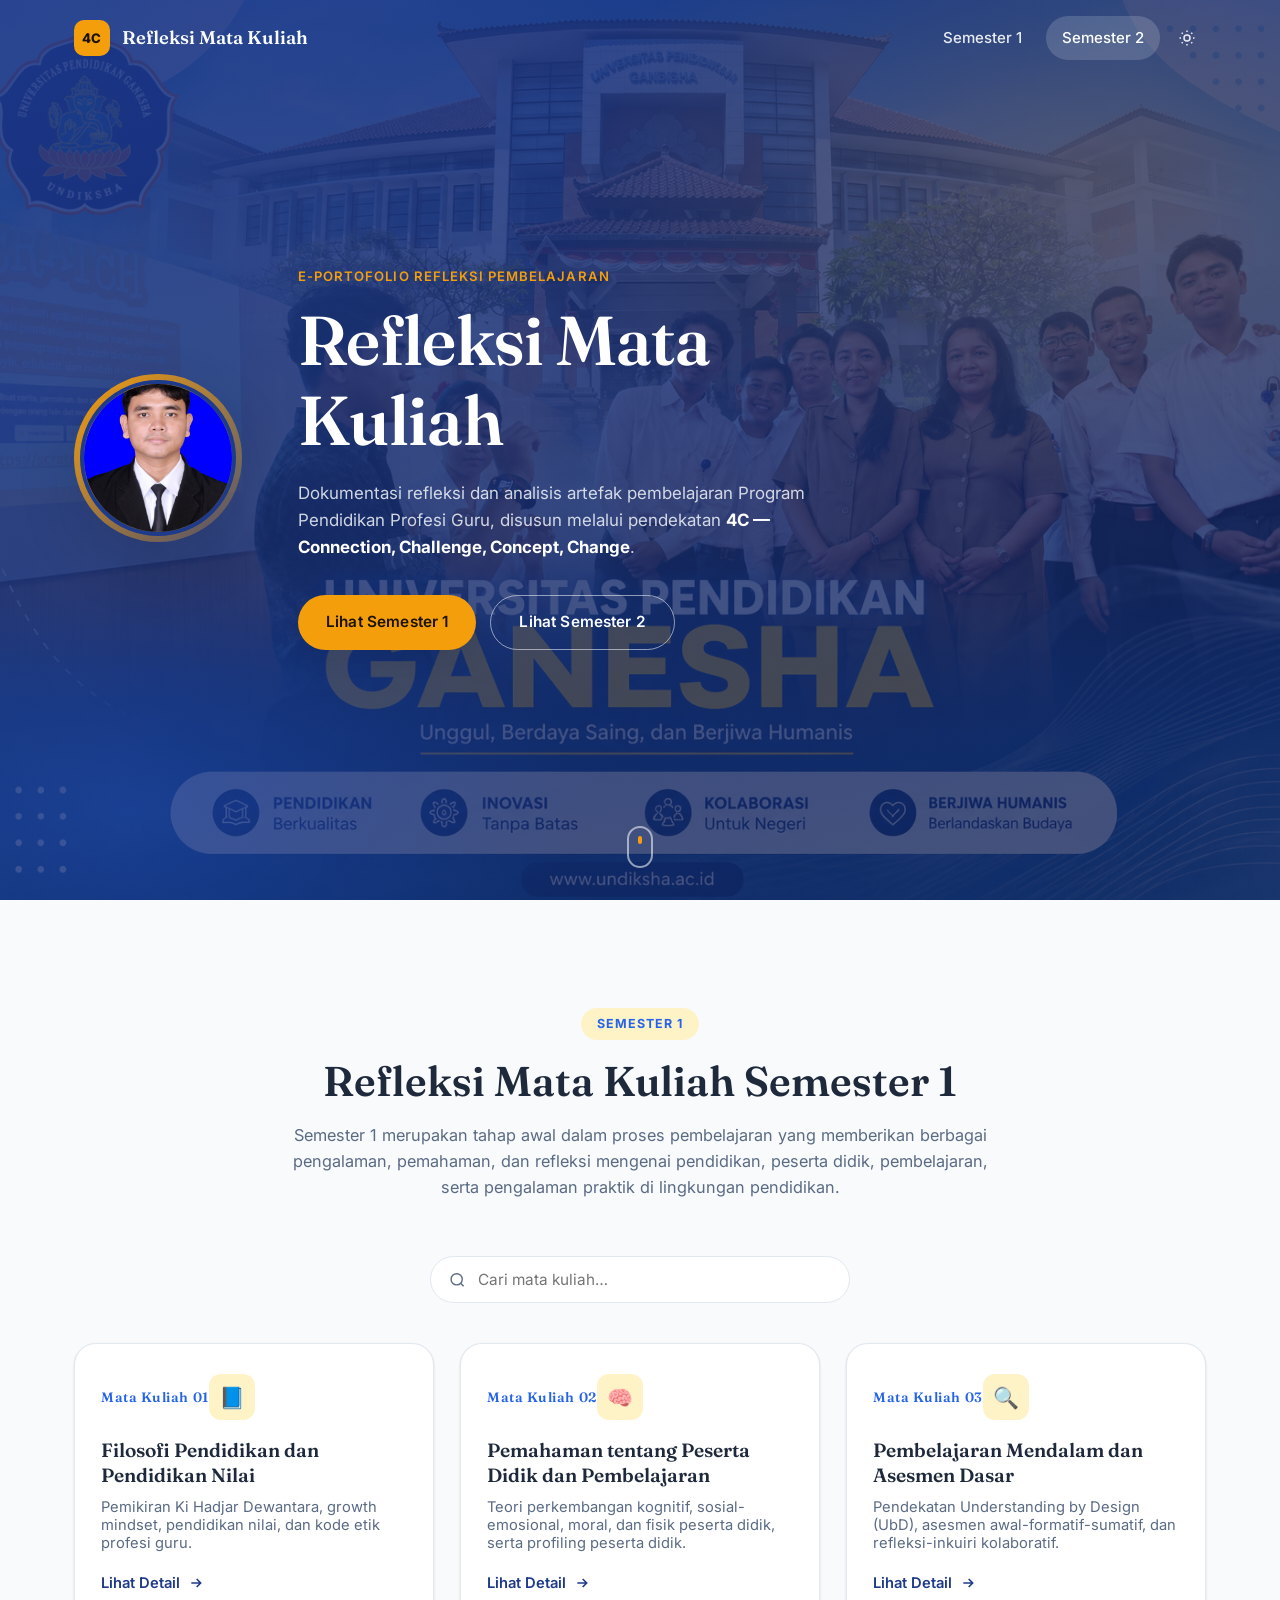
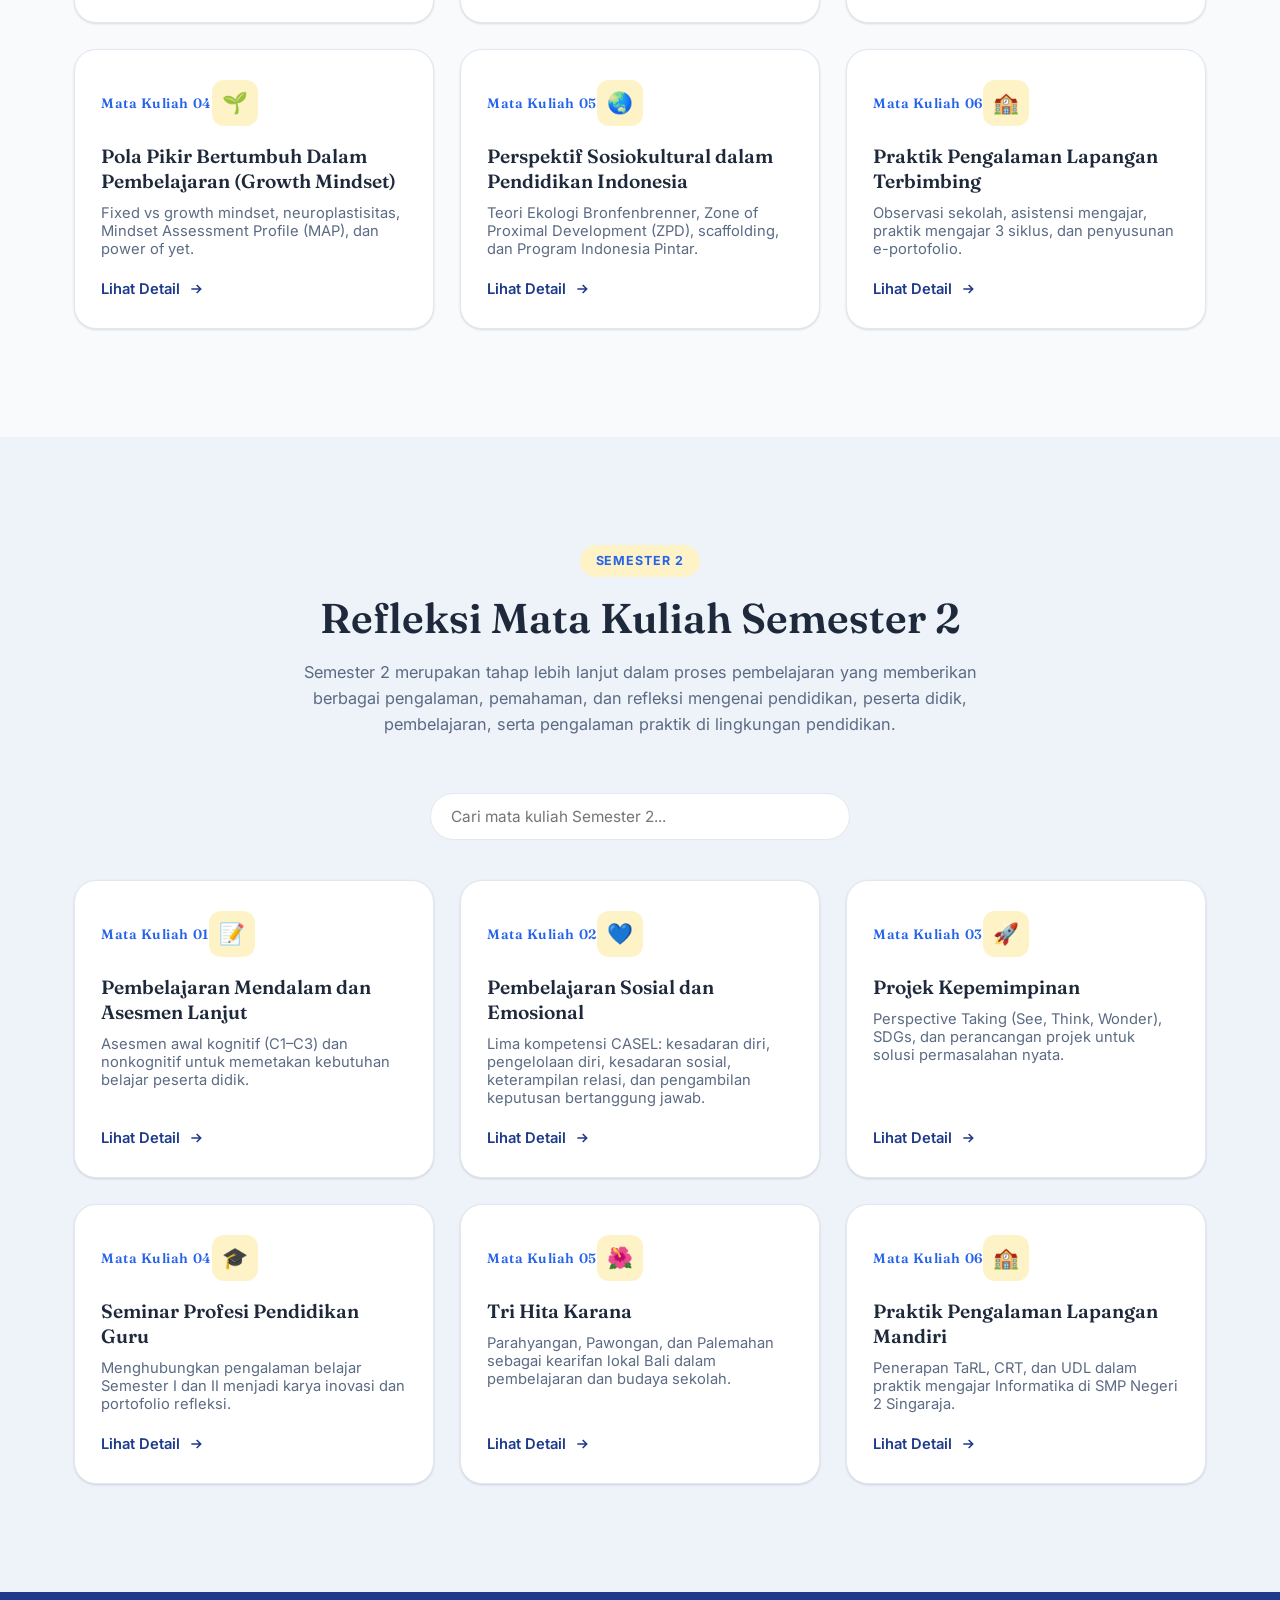
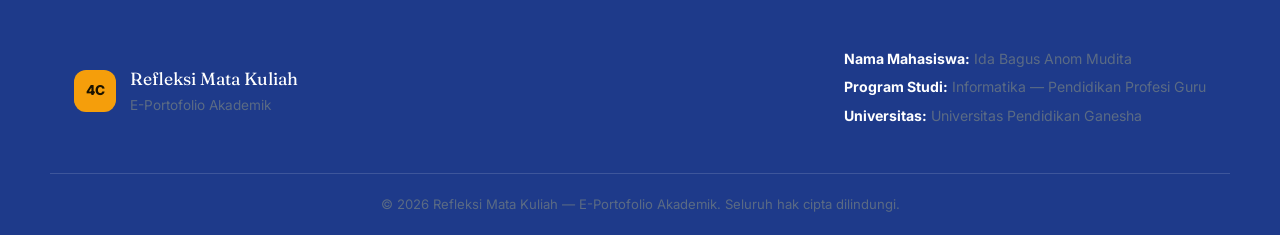
<file: index2.html>
<!DOCTYPE html>
<html lang="id">
<head>
    <meta charset="UTF-8">
    <meta name="viewport" content="width=device-width, initial-scale=1.0">
    <title>Refleksi Mata Kuliah | E-Portofolio Akademik</title>
    <meta name="description" content="E-portofolio refleksi pembelajaran mahasiswa Pendidikan Profesi Guru — refleksi dan analisis artefak pembelajaran menggunakan pendekatan 4C.">

    <!-- ============================================================
         FAVICON (placeholder) — ganti dengan favicon.ico milikmu
         ============================================================ -->
    <link rel="icon" href="data:,">

    <!-- Google Fonts: Fraunces (display/serif) + Inter (body/sans) -->
    <link rel="preconnect" href="https://fonts.googleapis.com">
    <link rel="preconnect" href="https://fonts.gstatic.com" crossorigin>
    <link href="https://fonts.googleapis.com/css2?family=Fraunces:ital,opsz,wght@0,9..144,400;0,9..144,500;0,9..144,600;0,9..144,700;1,9..144,500&family=Inter:wght@400;500;600;700;800&display=swap" rel="stylesheet">

    <link rel="stylesheet" href="style.css">
    <link rel="icon" href="assets/images/undiksha.png" type="image/x-icon">
    
</head>
<body>

    <!-- ============================================================
         SKIP LINK — aksesibilitas keyboard
         ============================================================ -->
    <a href="#main-content" class="skip-link">Langsung ke konten utama</a>

    <!-- ============================================================
         SCROLL PROGRESS INDICATOR
         ============================================================ -->
    <div class="scroll-progress" id="scrollProgress"></div>

    <!-- ============================================================
         NAVBAR
         ============================================================ -->
    <header class="navbar" id="navbar">
        <div class="navbar__inner">
            <a href="#hero" class="navbar__brand">
                <span class="navbar__brand-mark" aria-hidden="true">4C</span>
                <span class="navbar__brand-text">Refleksi Mata Kuliah</span>
            </a>

            <nav class="navbar__nav" id="navbarNav" aria-label="Navigasi utama">
                <a href="#semester1" class="navbar__link" data-nav-link data-target="semester1">Semester 1</a>
                <a href="#semester2" class="navbar__link" data-nav-link data-target="semester2">Semester 2</a>
                <button type="button" class="theme-toggle" id="themeToggle" aria-label="Ubah tampilan gelap/terang" title="Mode gelap/terang">
                    <svg class="theme-toggle__icon theme-toggle__icon--sun" width="18" height="18" viewBox="0 0 24 24" fill="none" stroke="currentColor" stroke-width="2"><circle cx="12" cy="12" r="4"/><path d="M12 2v2M12 20v2M4.93 4.93l1.41 1.41M17.66 17.66l1.41 1.41M2 12h2M20 12h2M4.93 19.07l1.41-1.41M17.66 6.34l1.41-1.41"/></svg>
                    <svg class="theme-toggle__icon theme-toggle__icon--moon" width="18" height="18" viewBox="0 0 24 24" fill="none" stroke="currentColor" stroke-width="2"><path d="M21 12.79A9 9 0 1 1 11.21 3 7 7 0 0 0 21 12.79z"/></svg>
                </button>
            </nav>

            <button type="button" class="navbar__hamburger" id="hamburgerBtn" aria-label="Buka menu" aria-expanded="false" aria-controls="mobileMenu">
                <span></span><span></span><span></span>
            </button>
        </div>

        <!-- Mobile menu -->
        <nav class="mobile-menu" id="mobileMenu" aria-label="Navigasi mobile">
            <a href="#semester1" class="mobile-menu__link" data-nav-link data-target="semester1">Semester 1</a>
            <a href="#semester2" class="mobile-menu__link" data-nav-link data-target="semester2">Semester 2</a>
        </nav>
    </header>

    <main id="main-content">

        <!-- ============================================================
             HERO / JUMBOTRON
             ============================================================ -->
        <section class="hero" id="hero">
            <!-- GANTI BACKGROUND HERO DI: assets/images/hero-bg.jpg (lihat style.css → .hero, properti background-image) -->
            <div class="hero__bg" aria-hidden="true"></div>
            <div class="hero__overlay" aria-hidden="true"></div>

            <div class="hero__inner">
                <div class="hero__profile">
                    <!-- GANTI FOTO PROFIL DI: assets/images/profile.jpg -->
                    <div class="hero__profile-ring">
                        <img src="assets/images/profile.jpg" alt="Foto profil mahasiswa" class="hero__profile-img" onerror="this.src='data:image/svg+xml,%3Csvg xmlns=%22http://www.w3.org/2000/svg%22 viewBox=%220 0 200 200%22%3E%3Crect width=%22200%22 height=%22200%22 fill=%22%23274690%22/%3E%3Ctext x=%2250%25%22 y=%2255%25%22 font-family=%22sans-serif%22 font-size=%2260%22 fill=%22%23fff%22 text-anchor=%22middle%22%3E%F0%9F%91%A4%3C/text%3E%3C/svg%3E'">
                    </div>
                </div>

                <div class="hero__content">
                    <p class="hero__eyebrow">E-Portofolio Refleksi Pembelajaran</p>
                    <h1 class="hero__title">Refleksi Mata<br>Kuliah</h1>
                    <p class="hero__subtitle">
                        Dokumentasi refleksi dan analisis artefak pembelajaran Program Pendidikan Profesi Guru,
                        disusun melalui pendekatan <strong>4C — Connection, Challenge, Concept, Change</strong>.
                    </p>
                    <div class="hero__actions">
                        <a href="#semester1" class="btn btn--primary" data-nav-link data-target="semester1">Lihat Semester 1</a>
                        <a href="#semester2" class="btn btn--outline" data-nav-link data-target="semester2">Lihat Semester 2</a>
                    </div>
                </div>
            </div>

            <a href="#semester1" class="hero__scroll-cue" data-nav-link data-target="semester1" aria-label="Gulir ke bawah">
                <span></span>
            </a>
        </section>

        <!-- ============================================================
             SEMESTER 1
             ============================================================ -->
        <section class="semester" id="semester1">
            <div class="container">
                <div class="section-heading" data-reveal>
                    <span class="section-heading__eyebrow">Semester 1</span>
                    <h2 class="section-heading__title">Refleksi Mata Kuliah Semester 1</h2>
                    <p class="section-heading__desc">
                        Semester 1 merupakan tahap awal dalam proses pembelajaran yang memberikan berbagai pengalaman,
                        pemahaman, dan refleksi mengenai pendidikan, peserta didik, pembelajaran, serta pengalaman
                        praktik di lingkungan pendidikan.
                    </p>
                </div>

                <!-- Search / filter -->
                <div class="course-filter" data-reveal>
                    <div class="course-filter__search">
                        <svg width="18" height="18" viewBox="0 0 24 24" fill="none" stroke="currentColor" stroke-width="2"><circle cx="11" cy="11" r="8"/><path d="m21 21-4.3-4.3"/></svg>
                        <input type="search" id="courseSearch" placeholder="Cari mata kuliah…" aria-label="Cari mata kuliah semester 1">
                    </div>
                </div>

                <!-- 6 course cards are rendered here by script.js from the `courses` data array -->
                <div class="course-grid" id="courseGrid" data-reveal></div>
                <p class="course-grid__empty" id="courseGridEmpty" hidden>Tidak ada mata kuliah yang cocok dengan pencarianmu.</p>
            </div>
        </section>

        <!-- ============================================================
             SEMESTER 2 (placeholder — akan diisi menyusul)
             ============================================================ -->
        <section class="semester semester--muted" id="semester2">
            <!-- Pencarian mata kuliah Semester 2 -->
            <div class="container">
                <div class="section-heading" data-reveal>
                    <span class="section-heading__eyebrow">Semester 2</span>
                    <h2 class="section-heading__title">Refleksi Mata Kuliah Semester 2</h2>
                    <p class="section-heading__desc">
                        Semester 2 merupakan tahap lebih lanjut dalam proses pembelajaran yang memberikan berbagai pengalaman,
                        pemahaman, dan refleksi mengenai pendidikan, peserta didik, pembelajaran, serta pengalaman
                        praktik di lingkungan pendidikan.
                    </p>
                </div>

                <!-- Pencarian mata kuliah Semester 2 -->
                <div class="course-filter" data-reveal>
                    <div class="course-filter__search">
                        <input
                            type="search"
                            id="courseSearchSemester2"
                            placeholder="Cari mata kuliah Semester 2..."
                            aria-label="Cari mata kuliah Semester 2"
                        >
                    </div>
                </div>

                <!-- Daftar kartu Semester 2 -->
                <div
                    class="course-grid"
                    id="coursesSemester2"
                    data-reveal>
                </div>

                <p
                    class="course-grid__empty"
                    id="courseGridEmptySemester2"
                    hidden>
                    Tidak ada mata kuliah yang cocok dengan pencarianmu.
                </p>

               
            </div>
        </section>

    </main>

    <!-- ============================================================
         BACK TO TOP
         ============================================================ -->
    <button type="button" class="back-to-top" id="backToTop" aria-label="Kembali ke atas">
        <svg width="20" height="20" viewBox="0 0 24 24" fill="none" stroke="currentColor" stroke-width="2.2"><path d="M12 19V5M5 12l7-7 7 7"/></svg>
    </button>

    <!-- ============================================================
         FOOTER
         ============================================================ -->
    <footer class="footer">
        <div class="container footer__inner">
            <div class="footer__brand">
                <span class="footer__brand-mark" aria-hidden="true">4C</span>
                <div>
                    <p class="footer__brand-title">Refleksi Mata Kuliah</p>
                    <p class="footer__brand-sub">E-Portofolio Akademik</p>
                </div>
            </div>

            <!-- GANTI IDENTITAS DI SINI (nama, prodi, universitas, tahun) -->
            <div class="footer__meta">
                <p><strong>Nama Mahasiswa:</strong> <span id="footerName">Ida Bagus Anom Mudita</span></p>
                <p><strong>Program Studi:</strong> <span id="footerProdi">[Program Studi]</span></p>
                <p><strong>Universitas:</strong> <span id="footerUniv">[Nama Universitas]</span></p>
            </div>
        </div>
        <div class="container footer__bottom">
            <p>&copy; <span id="footerYear">2026</span> Refleksi Mata Kuliah — E-Portofolio Akademik. Seluruh hak cipta dilindungi.</p>
        </div>
    </footer>

    <!-- ============================================================
         COURSE DETAIL MODAL (single-page, diisi dinamis oleh script.js)
         ============================================================ -->
    <div class="course-modal" id="courseModal" aria-hidden="true">
        <div class="course-modal__backdrop" id="courseModalBackdrop"></div>
        <div class="course-modal__panel" role="dialog" aria-modal="true" aria-labelledby="modalCourseTitle">

            <div class="course-modal__scroll">
                <!-- Breadcrumb -->
                <div class="course-modal__breadcrumb">
                    <button type="button" class="course-modal__close-inline" id="modalBackBtn">← Kembali ke daftar mata kuliah</button>
                </div>

                <!-- Header -->
                <header class="course-detail__header">
                    <span class="course-detail__number" id="modalCourseNumber">01</span>
                    <h2 class="course-detail__title" id="modalCourseTitle">Judul Mata Kuliah</h2>
                    <p class="course-detail__desc" id="modalCourseDesc">Deskripsi singkat mata kuliah.</p>
                </header>

                <!-- Tabs -->
                <div class="course-tabs" role="tablist" aria-label="Bagian detail mata kuliah">
                    <button class="course-tabs__btn is-active" role="tab" aria-selected="true" data-tab="refleksi" id="tabBtnRefleksi">Refleksi</button>
                    <!-- <button class="course-tabs__btn" role="tab" aria-selected="false" data-tab="materi" id="tabBtnMateri">Materi</button> -->
                    <button class="course-tabs__btn" role="tab" aria-selected="false" data-tab="artefak" id="tabBtnArtefak">Artefak</button>
                    <!-- <button class="course-tabs__btn" role="tab" aria-selected="false" data-tab="dokumen" id="tabBtnDokumen">Dokumen</button> -->
                </div>

                <!-- TAB PANEL: REFLEKSI -->
                <div class="course-tabpanel is-active" data-tabpanel="refleksi" role="tabpanel">

                    <div class="c4-intro">
                        <h3>Refleksi Pembelajaran Melalui Pendekatan 4C</h3>
                        <p>
                            Pendekatan 4C — <strong>Connection, Challenge, Concept, Change</strong> — digunakan sebagai
                            kerangka untuk merefleksikan pengalaman belajar pada mata kuliah ini secara terstruktur:
                            mulai dari keterkaitan materi dengan peran sebagai calon guru, tantangan yang mengubah cara
                            pandang, konsep utama yang dipelajari, hingga perubahan konkret yang ingin diterapkan.
                        </p>
                    </div>

                    <div class="c4-grid" id="c4Grid">
                        <!-- 4 kartu C1–C4 dirender oleh script.js -->
                    </div>
                </div>

                <!-- TAB PANEL: MATERI -->
                <div class="course-tabpanel" data-tabpanel="materi" role="tabpanel">
                    <section class="course-material">
                        <h3>Materi Pembelajaran</h3>
                        <!-- TEMPAT MEMASUKKAN MATERI: isi properti `materials` pada data mata kuliah
                             terkait di script.js (array `courses`). Setiap item akan dirender otomatis
                             di sini tanpa perlu mengubah HTML. -->
                        <div class="material-content" id="modalMaterialContent">
                            <!-- Materi mata kuliah akan dimasukkan di sini -->
                        </div>
                    </section>
                </div>

                <!-- TAB PANEL: ARTEFAK -->
                <div class="course-tabpanel" data-tabpanel="artefak" role="tabpanel">

                    <section class="artifact-section">
                        <h3>Bukti Dukungan Hasil Refleksi Pengalaman Belajar</h3>
                        <div class="artifact-list" id="modalArtifactList">
                            <!-- Kartu artefak dirender oleh script.js dari `course.artifacts` -->
                        </div>
                    </section>

                    <section class="artifact-section">
                        <h3>Mengapa Artefak Ini Dipilih?</h3>
                        <div class="artifact-reason" id="modalArtifactWhy"></div>
                    </section>

                    <section class="artifact-section">
                        <h3>Bagian Artefak yang Mendukung Hasil Refleksi</h3>
                        <div class="artifact-support" id="modalArtifactSupport"></div>
                    </section>
                </div>

                <!-- TAB PANEL: DOKUMEN -->
                <div class="course-tabpanel" data-tabpanel="dokumen" role="tabpanel">
                    <section class="artifact-section">
                        <h3>Dokumen Pendukung</h3>
                        <p class="doc-hint">Dokumen (PDF, PPT, DOCX, gambar, video, atau tautan) yang ditambahkan pada
                            data <code>documents</code> mata kuliah ini akan tampil dan dapat dibaca langsung di sini.</p>
                        <div class="document-viewer" id="modalDocumentViewer">
                            <!-- Viewer dokumen dirender oleh script.js dari `course.documents` -->
                        </div>
                    </section>
                </div>

            </div>
        </div>
    </div>

    <!-- ============================================================
         GENERIC FILE PREVIEW MODAL (dipakai oleh tombol "Baca/Lihat")
         ============================================================ -->
    <div class="preview-modal" id="previewModal" aria-hidden="true">
        <div class="preview-modal__backdrop" id="previewModalBackdrop"></div>
        <div class="preview-modal__panel" role="dialog" aria-modal="true" aria-labelledby="previewModalTitle">
            <div class="preview-modal__header">
                <h3 id="previewModalTitle">Pratinjau File</h3>
                <button type="button" class="preview-modal__close" id="previewModalClose" aria-label="Tutup pratinjau">&times;</button>
            </div>
            <div class="preview-modal__body" id="previewModalBody"></div>
        </div>
    </div>

    <script src="script.js"></script>
</body>
</html>
</file>
<file: style.css>
/* ==================================================================
   REFLEKSI MATA KULIAH — E-PORTOFOLIO AKADEMIK
   style.css — seluruh styling website
   ------------------------------------------------------------------
   Struktur file ini:
   1. CSS Variables (design tokens)       → cari "1. VARIABLES"
   2. Reset & base                        → cari "2. RESET"
   3. Utilities                           → cari "3. UTILITIES"
   4. Navbar                              → cari "4. NAVBAR"
   5. Hero                                → cari "5. HERO"
   6. Semester / Course grid              → cari "6. SEMESTER"
   7. Course detail modal (SPA)           → cari "7. COURSE MODAL"
   8. Artifact / document components      → cari "8. ARTIFACT"
   9. File preview modal                  → cari "9. PREVIEW MODAL"
   10. Footer                             → cari "10. FOOTER"
   11. Back to top & misc widgets         → cari "11. WIDGETS"
   12. Animations                         → cari "12. ANIMATIONS"
   13. Responsive (media queries)         → cari "13. RESPONSIVE"
   ================================================================== */


/* ==================================================================
   1. VARIABLES — ganti warna di sini untuk theming global
   ================================================================== */
:root {
    /* Warna utama (sesuai permintaan brief) */
    --primary-color: #1e3a8a;      /* navy tua — brand utama */
    --primary-light: #2f4fa8;
    --secondary-color: #2563eb;    /* biru — aksi/link */
    --accent-color: #f59e0b;       /* amber — aksen elegan */
    --accent-color-soft: #fef3c7;

    --background-color: #f8fafc;
    --surface-color: #ffffff;
    --surface-muted: #eef2f9;
    --text-color: #1e293b;
    --text-muted: #5b6b84;
    --text-inverse: #f8fafc;
    --border-color: #e2e8f0;

    /* Tipografi */
    --font-display: "Fraunces", Georgia, "Times New Roman", serif;
    --font-body: "Inter", -apple-system, BlinkMacSystemFont, "Segoe UI", sans-serif;

    /* Layout */
    --container-width: 1180px;
    --radius-sm: 8px;
    --radius-md: 14px;
    --radius-lg: 22px;
    --navbar-height: 76px;

    /* Bayangan */
    --shadow-sm: 0 1px 3px rgba(15, 23, 42, 0.06), 0 1px 2px rgba(15, 23, 42, 0.08);
    --shadow-md: 0 8px 24px rgba(15, 23, 42, 0.08);
    --shadow-lg: 0 24px 60px rgba(15, 23, 42, 0.16);

    /* Transisi */
    --ease: cubic-bezier(0.22, 1, 0.36, 1);
    --transition-fast: 180ms var(--ease);
    --transition-med: 320ms var(--ease);
}

/* Mode gelap — diaktifkan lewat kelas .theme-dark pada <html> (lihat script.js) */
html.theme-dark {
    --background-color: #0b1220;
    --surface-color: #121b2e;
    --surface-muted: #182238;
    --text-color: #e7ecf6;
    --text-muted: #9aa8c2;
    --text-inverse: #0b1220;
    --border-color: #263252;
    --accent-color-soft: #2c250f;
}


/* ==================================================================
   2. RESET & BASE
   ================================================================== */
*, *::before, *::after { box-sizing: border-box; }

html {
    scroll-behavior: smooth;
    scroll-padding-top: calc(var(--navbar-height) + 12px);
}

@media (prefers-reduced-motion: reduce) {
    html { scroll-behavior: auto; }
    *, *::before, *::after {
        animation-duration: 0.001ms !important;
        animation-iteration-count: 1 !important;
        transition-duration: 0.001ms !important;
        scroll-behavior: auto !important;
    }
}

body {
    margin: 0;
    font-family: var(--font-body);
    color: var(--text-color);
    background: var(--background-color);
    line-height: 1.6;
    -webkit-font-smoothing: antialiased;
    transition: background var(--transition-med), color var(--transition-med);
}

img { max-width: 100%; display: block; }

h1, h2, h3, h4 {
    font-family: var(--font-display);
    font-weight: 600;
    line-height: 1.15;
    margin: 0;
    color: var(--text-color);
}

p { margin: 0 0 1em; color: var(--text-muted); }
p:last-child { margin-bottom: 0; }

a { color: inherit; text-decoration: none; }

button {
    font-family: inherit;
    cursor: pointer;
    background: none;
    border: none;
    color: inherit;
}

/* Fokus keyboard terlihat jelas (aksesibilitas) */
a:focus-visible,
button:focus-visible,
input:focus-visible {
    outline: 3px solid var(--accent-color);
    outline-offset: 2px;
    border-radius: 4px;
}

.skip-link {
    position: absolute;
    left: -999px;
    top: 0;
    background: var(--primary-color);
    color: #fff;
    padding: 12px 20px;
    z-index: 200;
    border-radius: 0 0 8px 0;
}
.skip-link:focus {
    left: 0;
}


/* ==================================================================
   3. UTILITIES
   ================================================================== */
.container {
    max-width: var(--container-width);
    margin: 0 auto;
    padding: 0 24px;
}

.btn {
    display: inline-flex;
    align-items: center;
    gap: 8px;
    padding: 14px 28px;
    border-radius: 999px;
    font-weight: 600;
    font-size: 0.96rem;
    letter-spacing: 0.01em;
    transition: transform var(--transition-fast), box-shadow var(--transition-fast), background var(--transition-fast), color var(--transition-fast);
}
.btn:hover { transform: translateY(-2px); }

.btn--primary {
    background: var(--accent-color);
    color: #1a1300;
    box-shadow: var(--shadow-md);
}
.btn--primary:hover { box-shadow: var(--shadow-lg); }

.btn--outline {
    background: transparent;
    color: var(--text-inverse);
    border: 1.5px solid rgba(248, 250, 252, 0.55);
}
.btn--outline:hover { background: rgba(248, 250, 252, 0.12); }

.btn--small {
    padding: 9px 18px;
    font-size: 0.85rem;
}

.btn--ghost {
    background: var(--surface-muted);
    color: var(--text-color);
}
.btn--ghost:hover { background: var(--border-color); }

.btn--accent-outline {
    background: transparent;
    border: 1.5px solid var(--primary-color);
    color: var(--primary-color);
}
html.theme-dark .btn--accent-outline { color: #9db4f5; border-color: #9db4f5; }
.btn--accent-outline:hover { background: var(--primary-color); color: #fff; }

/* Elemen yang muncul dengan animasi scroll-reveal (lihat script.js) */
[data-reveal] {
    opacity: 0;
    transform: translateY(28px);
    transition: opacity 700ms var(--ease), transform 700ms var(--ease);
}
[data-reveal].is-visible {
    opacity: 1;
    transform: translateY(0);
}


/* ==================================================================
   4. NAVBAR
   ================================================================== */
.navbar {
    position: fixed;
    top: 0;
    left: 0;
    right: 0;
    z-index: 100;
    height: var(--navbar-height);
    display: flex;
    align-items: center;
    background: transparent;
    transition: background var(--transition-med), box-shadow var(--transition-med), height var(--transition-med);
}

/* Diberikan lewat JS ketika halaman discroll (lihat script.js) */
.navbar.is-scrolled {
    background: rgba(255, 255, 255, 0.86);
    backdrop-filter: blur(14px);
    -webkit-backdrop-filter: blur(14px);
    box-shadow: var(--shadow-sm);
    height: 64px;
}
html.theme-dark .navbar.is-scrolled { background: rgba(11, 18, 32, 0.86); }

.navbar__inner {
    width: 100%;
    max-width: var(--container-width);
    margin: 0 auto;
    padding: 0 24px;
    display: flex;
    align-items: center;
    justify-content: space-between;
}

.navbar__brand {
    display: flex;
    align-items: center;
    gap: 12px;
    font-family: var(--font-display);
    font-weight: 600;
    font-size: 1.15rem;
    color: var(--text-inverse);
    transition: color var(--transition-med);
}
.navbar.is-scrolled .navbar__brand { color: var(--text-color); }

.navbar__brand-mark {
    display: grid;
    place-items: center;
    width: 36px;
    height: 36px;
    border-radius: 10px;
    background: var(--accent-color);
    color: #1a1300;
    font-family: var(--font-body);
    font-weight: 800;
    font-size: 0.82rem;
    letter-spacing: 0.02em;
    flex-shrink: 0;
}

.navbar__nav {
    display: flex;
    align-items: center;
    gap: 8px;
}

.navbar__link {
    padding: 10px 16px;
    border-radius: 999px;
    font-weight: 500;
    font-size: 0.94rem;
    color: rgba(248, 250, 252, 0.92);
    transition: background var(--transition-fast), color var(--transition-med);
    position: relative;
}
.navbar.is-scrolled .navbar__link { color: var(--text-muted); }
.navbar__link:hover { background: rgba(255, 255, 255, 0.14); color: #fff; }
.navbar.is-scrolled .navbar__link:hover { background: var(--surface-muted); color: var(--text-color); }

.navbar__link.is-active {
    color: #fff;
    background: rgba(255, 255, 255, 0.16);
}
.navbar.is-scrolled .navbar__link.is-active {
    color: var(--primary-color);
    background: var(--surface-muted);
}

.theme-toggle {
    display: grid;
    place-items: center;
    width: 38px;
    height: 38px;
    border-radius: 50%;
    color: rgba(248, 250, 252, 0.92);
    transition: background var(--transition-fast), color var(--transition-med);
}
.navbar.is-scrolled .theme-toggle { color: var(--text-muted); }
.theme-toggle:hover { background: rgba(255, 255, 255, 0.14); }
.navbar.is-scrolled .theme-toggle:hover { background: var(--surface-muted); }
.theme-toggle__icon--moon { display: none; }
html.theme-dark .theme-toggle__icon--sun { display: none; }
html.theme-dark .theme-toggle__icon--moon { display: block; }

.navbar__hamburger {
    display: none;
    flex-direction: column;
    justify-content: center;
    gap: 5px;
    width: 40px;
    height: 40px;
    border-radius: 8px;
}
.navbar__hamburger span {
    width: 22px;
    height: 2px;
    background: var(--text-inverse);
    border-radius: 2px;
    transition: transform var(--transition-fast), opacity var(--transition-fast), background var(--transition-med);
}
.navbar.is-scrolled .navbar__hamburger span { background: var(--text-color); }
.navbar__hamburger.is-open span:nth-child(1) { transform: translateY(7px) rotate(45deg); }
.navbar__hamburger.is-open span:nth-child(2) { opacity: 0; }
.navbar__hamburger.is-open span:nth-child(3) { transform: translateY(-7px) rotate(-45deg); }

.mobile-menu {
    display: none;
    flex-direction: column;
    background: var(--surface-color);
    box-shadow: var(--shadow-md);
    padding: 8px 24px 20px;
}
.mobile-menu.is-open { display: flex; }
.mobile-menu__link {
    padding: 14px 4px;
    border-bottom: 1px solid var(--border-color);
    font-weight: 500;
    color: var(--text-color);
}
.mobile-menu__link:last-child { border-bottom: none; }


/* ==================================================================
   5. HERO
   ================================================================== */
.hero {
    position: relative;
    min-height: 100vh;
    display: flex;
    align-items: center;
    overflow: hidden;
    background: var(--primary-color);
}

.hero__bg {
    position: absolute;
    inset: 0;
    /* GANTI BACKGROUND HERO DI: assets/images/hero-bg.jpg */
    background-image:
        linear-gradient(160deg, rgba(30,58,138,0.92) 0%, rgba(15,30,80,0.74) 100%),
        url("assets/images/jumbotron.png");
    background-size: cover;
    background-position: center;
    transform: scale(1.04);
}

.hero__overlay {
    position: absolute;
    inset: 0;
    background:
        radial-gradient(60% 50% at 85% 20%, rgba(245, 158, 11, 0.16), transparent 70%),
        radial-gradient(50% 40% at 10% 90%, rgba(37, 99, 235, 0.25), transparent 70%);
}

.hero__inner {
    position: relative;
    z-index: 2;
    max-width: var(--container-width);
    margin: 0 auto;
    padding: calc(var(--navbar-height) + 40px) 24px 100px;
    width: 100%;
    display: grid;
    grid-template-columns: auto 1fr;
    align-items: center;
    gap: 56px;
}

.hero__profile {
    display: flex;
    justify-content: center;
}

.hero__profile-ring {
    width: 168px;
    height: 168px;
    border-radius: 50%;
    padding: 6px;
    background: linear-gradient(135deg, var(--accent-color), rgba(245,158,11,0.15));
    box-shadow: var(--shadow-lg);
    animation: floatSlow 6s ease-in-out infinite;
}

.hero__profile-img {
    width: 100%;
    height: 100%;
    border-radius: 50%;
    object-fit: cover;
    border: 4px solid var(--primary-color);
}

.hero__eyebrow {
    color: var(--accent-color);
    font-weight: 600;
    letter-spacing: 0.08em;
    text-transform: uppercase;
    font-size: 0.82rem;
    margin-bottom: 14px;
}

.hero__title {
    font-size: clamp(2.6rem, 5.4vw, 4.4rem);
    color: #fff;
    letter-spacing: -0.01em;
}

.hero__subtitle {
    margin-top: 20px;
    max-width: 560px;
    color: rgba(248, 250, 252, 0.82);
    font-size: 1.06rem;
}
.hero__subtitle strong { color: #fff; }

.hero__actions {
    display: flex;
    flex-wrap: wrap;
    gap: 14px;
    margin-top: 34px;
}

.hero__scroll-cue {
    position: absolute;
    bottom: 32px;
    left: 50%;
    transform: translateX(-50%);
    z-index: 2;
    width: 26px;
    height: 42px;
    border: 2px solid rgba(255,255,255,0.55);
    border-radius: 20px;
    display: flex;
    justify-content: center;
    padding-top: 8px;
}
.hero__scroll-cue span {
    width: 4px;
    height: 8px;
    border-radius: 4px;
    background: var(--accent-color);
    animation: scrollCue 1.8s ease-in-out infinite;
}


/* ==================================================================
   6. SEMESTER / COURSE GRID
   ================================================================== */
.semester {
    padding: 108px 0;
}
.semester--muted {
    background: var(--surface-muted);
}

.section-heading {
    max-width: 720px;
    margin: 0 auto 56px;
    text-align: center;
}

.section-heading__eyebrow {
    display: inline-block;
    color: var(--secondary-color);
    background: var(--accent-color-soft);
    padding: 6px 16px;
    border-radius: 999px;
    font-weight: 700;
    font-size: 0.78rem;
    letter-spacing: 0.08em;
    text-transform: uppercase;
    margin-bottom: 18px;
}
html.theme-dark .section-heading__eyebrow { color: var(--accent-color); }

.section-heading__title {
    font-size: clamp(1.9rem, 3.4vw, 2.6rem);
    margin-bottom: 16px;
}

.section-heading__desc {
    font-size: 1.02rem;
}

.course-filter {
    display: flex;
    justify-content: center;
    margin-bottom: 40px;
}
.course-filter__search {
    display: flex;
    align-items: center;
    gap: 10px;
    width: 100%;
    max-width: 420px;
    padding: 12px 18px;
    background: var(--surface-color);
    border: 1.5px solid var(--border-color);
    border-radius: 999px;
    color: var(--text-muted);
    transition: border-color var(--transition-fast), box-shadow var(--transition-fast);
}
.course-filter__search:focus-within {
    border-color: var(--secondary-color);
    box-shadow: 0 0 0 4px rgba(37,99,235,0.12);
}
.course-filter__search input {
    border: none;
    outline: none;
    background: transparent;
    width: 100%;
    font-size: 0.96rem;
    color: var(--text-color);
    font-family: inherit;
}

.course-grid {
    display: grid;
    grid-template-columns: repeat(3, 1fr);
    gap: 26px;
}
.course-grid__empty {
    text-align: center;
    padding: 40px 0;
}

.course-card {
    display: flex;
    flex-direction: column;
    background: var(--surface-color);
    border: 1px solid var(--border-color);
    border-radius: var(--radius-lg);
    padding: 30px 26px;
    text-align: left;
    box-shadow: var(--shadow-sm);
    transition: transform var(--transition-med), box-shadow var(--transition-med), border-color var(--transition-med);
    width: 100%;
}
.course-card:hover, .course-card:focus-visible {
    transform: translateY(-6px);
    box-shadow: var(--shadow-lg);
    border-color: transparent;
}

.course-card__top {
    display: flex;
    align-items: center;
    justify-content: space-between;
    margin-bottom: 18px;
}

.course-card__number {
    font-family: var(--font-display);
    font-size: 0.85rem;
    font-weight: 600;
    color: var(--secondary-color);
    letter-spacing: 0.04em;
}

.course-card__icon {
    width: 46px;
    height: 46px;
    border-radius: 12px;
    display: grid;
    place-items: center;
    font-size: 1.3rem;
    background: var(--accent-color-soft);
}

.course-card__title {
    font-size: 1.2rem;
    margin-bottom: 10px;
    line-height: 1.3;
}

.course-card__desc {
    font-size: 0.92rem;
    flex-grow: 1;
    margin-bottom: 22px;
}

.course-card__cta {
    display: inline-flex;
    align-items: center;
    gap: 8px;
    font-weight: 600;
    font-size: 0.92rem;
    color: var(--primary-color);
}
html.theme-dark .course-card__cta { color: #9db4f5; }
.course-card__cta svg { transition: transform var(--transition-fast); }
.course-card:hover .course-card__cta svg { transform: translateX(4px); }

.coming-soon {
    text-align: center;
    padding: 70px 20px;
    background: var(--surface-color);
    border-radius: var(--radius-lg);
    border: 1.5px dashed var(--border-color);
}
.coming-soon__icon { font-size: 2.4rem; margin-bottom: 18px; }
.coming-soon__title { font-size: 1.25rem; margin-bottom: 10px; max-width: 480px; margin-inline: auto; }
.coming-soon__desc { max-width: 460px; margin: 0 auto; }


/* ==================================================================
   7. COURSE MODAL (halaman detail mata kuliah — single-page)
   ================================================================== */
.course-modal {
    position: fixed;
    inset: 0;
    z-index: 300;
    visibility: hidden;
    opacity: 0;
    transition: opacity var(--transition-med), visibility var(--transition-med);
}
.course-modal.is-open {
    visibility: visible;
    opacity: 1;
}

.course-modal__backdrop {
    position: absolute;
    inset: 0;
    background: rgba(8, 14, 28, 0.6);
    backdrop-filter: blur(4px);
}

.course-modal__panel {
    position: relative;
    z-index: 1;
    max-width: 920px;
    margin: 40px auto;
    background: var(--background-color);
    border-radius: var(--radius-lg);
    max-height: calc(100vh - 80px);
    overflow: hidden;
    box-shadow: var(--shadow-lg);
    transform: translateY(24px) scale(0.98);
    transition: transform var(--transition-med);
}
.course-modal.is-open .course-modal__panel {
    transform: translateY(0) scale(1);
}

.course-modal__scroll {
    max-height: calc(100vh - 80px);
    overflow-y: auto;
    padding: 28px 40px 60px;
}

.course-modal__breadcrumb { margin-bottom: 24px; }
.course-modal__close-inline {
    font-weight: 600;
    font-size: 0.9rem;
    color: var(--secondary-color);
    padding: 8px 4px;
}
.course-modal__close-inline:hover { text-decoration: underline; }

.course-detail__header {
    padding-bottom: 28px;
    margin-bottom: 28px;
    border-bottom: 1px solid var(--border-color);
}
.course-detail__number {
    display: inline-block;
    font-family: var(--font-display);
    font-weight: 600;
    color: var(--secondary-color);
    margin-bottom: 10px;
    font-size: 0.95rem;
}
.course-detail__title {
    font-size: clamp(1.6rem, 3vw, 2.1rem);
    margin-bottom: 12px;
}
.course-detail__desc { max-width: 640px; }

.course-tabs {
    display: flex;
    gap: 6px;
    background: var(--surface-muted);
    padding: 6px;
    border-radius: 999px;
    margin-bottom: 32px;
    overflow-x: auto;
}
.course-tabs__btn {
    flex: 1;
    padding: 11px 18px;
    border-radius: 999px;
    font-weight: 600;
    font-size: 0.88rem;
    color: var(--text-muted);
    white-space: nowrap;
    transition: background var(--transition-fast), color var(--transition-fast);
}
.course-tabs__btn.is-active {
    background: var(--surface-color);
    color: var(--primary-color);
    box-shadow: var(--shadow-sm);
}
html.theme-dark .course-tabs__btn.is-active { color: #9db4f5; }

.course-tabpanel { display: none; animation: fadeUp 420ms var(--ease); }
.course-tabpanel.is-active { display: block; }

.c4-intro h3 { font-size: 1.2rem; margin-bottom: 10px; }
.c4-intro { margin-bottom: 28px; }

.c4-grid {
    display: grid;
    grid-template-columns: 1fr 1fr;
    gap: 20px;
}

.c4-card {
    background: var(--surface-color);
    border: 1px solid var(--border-color);
    border-left: 4px solid var(--c4-color, var(--primary-color));
    border-radius: var(--radius-md);
    padding: 24px;
}
.c4-card__badge {
    display: inline-flex;
    align-items: center;
    justify-content: center;
    width: 34px;
    height: 34px;
    border-radius: 10px;
    background: var(--c4-color, var(--primary-color));
    color: #fff;
    font-family: var(--font-display);
    font-weight: 700;
    font-size: 0.85rem;
    margin-bottom: 14px;
}
.c4-card__title {
    font-size: 1.02rem;
    margin-bottom: 6px;
}
.c4-card__subtitle {
    font-size: 0.82rem;
    color: var(--text-muted);
    margin-bottom: 14px;
    font-style: italic;
}
.c4-card__body p {
    font-size: 0.92rem;
    white-space: pre-line;
}

.course-material h3 { font-size: 1.15rem; margin-bottom: 16px; }
.material-content {
    background: var(--surface-color);
    border: 1.5px dashed var(--border-color);
    border-radius: var(--radius-md);
    padding: 26px;
    color: var(--text-muted);
    font-size: 0.92rem;
}
.material-content:empty::before {
    content: "Belum ada materi yang ditambahkan untuk mata kuliah ini.";
}
.material-content .material-item {
    padding: 14px 0;
    border-bottom: 1px solid var(--border-color);
}
.material-content .material-item:last-child { border-bottom: none; }


/* ==================================================================
   8. ARTIFACT / DOCUMENT COMPONENTS
   ================================================================== */
.artifact-section { margin-bottom: 34px; }
.artifact-section h3 { font-size: 1.1rem; margin-bottom: 14px; }

.artifact-list {
    display: grid;
    grid-template-columns: 1fr 1fr;
    gap: 16px;
}

.artifact-card {
    background: var(--surface-color);
    border: 1px solid var(--border-color);
    border-radius: var(--radius-md);
    padding: 20px;
    display: flex;
    flex-direction: column;
    gap: 12px;
}
.artifact-card__top {
    display: flex;
    align-items: flex-start;
    gap: 12px;
}
.artifact-card__icon {
    width: 40px;
    height: 40px;
    border-radius: 10px;
    background: var(--accent-color-soft);
    display: grid;
    place-items: center;
    font-size: 1.15rem;
    flex-shrink: 0;
}
.artifact-card__name {
    font-weight: 600;
    font-size: 0.95rem;
    word-break: break-word;
}
.artifact-card__type {
    font-size: 0.76rem;
    text-transform: uppercase;
    letter-spacing: 0.06em;
    color: var(--secondary-color);
    font-weight: 700;
}
.artifact-card__desc { font-size: 0.87rem; }
.artifact-card__actions {
    display: flex;
    gap: 10px;
    margin-top: auto;
}

.artifact-reason, .artifact-support {
    background: var(--surface-color);
    border: 1px solid var(--border-color);
    border-radius: var(--radius-md);
    padding: 22px;
}
.artifact-reason p, .artifact-support p { font-size: 0.92rem; white-space: pre-line; }

.artifact-support__item {
    padding: 12px 0;
    border-bottom: 1px solid var(--border-color);
    font-size: 0.92rem;
}
.artifact-support__item:last-child { border-bottom: none; }

.doc-hint { font-size: 0.88rem; margin-bottom: 18px; }
.document-viewer:empty::before {
    content: "Belum ada dokumen yang ditambahkan.";
    color: var(--text-muted);
    font-size: 0.9rem;
}


/* ==================================================================
   9. FILE PREVIEW MODAL
   ================================================================== */
.preview-modal {
    position: fixed;
    inset: 0;
    z-index: 400;
    visibility: hidden;
    opacity: 0;
    display: flex;
    align-items: center;
    justify-content: center;
    padding: 30px;
    transition: opacity var(--transition-med), visibility var(--transition-med);
}
.preview-modal.is-open { visibility: visible; opacity: 1; }
.preview-modal__backdrop {
    position: absolute;
    inset: 0;
    background: rgba(8, 14, 28, 0.72);
}
.preview-modal__panel {
    position: relative;
    z-index: 1;
    width: min(880px, 100%);
    max-height: 86vh;
    background: var(--surface-color);
    border-radius: var(--radius-lg);
    overflow: hidden;
    display: flex;
    flex-direction: column;
    box-shadow: var(--shadow-lg);
    transform: scale(0.97);
    transition: transform var(--transition-med);
}
.preview-modal.is-open .preview-modal__panel { transform: scale(1); }
.preview-modal__header {
    display: flex;
    align-items: center;
    justify-content: space-between;
    padding: 18px 22px;
    border-bottom: 1px solid var(--border-color);
}
.preview-modal__header h3 { font-size: 1.02rem; }
.preview-modal__close { font-size: 1.4rem; line-height: 1; padding: 4px 8px; border-radius: 8px; }
.preview-modal__close:hover { background: var(--surface-muted); }
.preview-modal__body {
    flex: 1;
    overflow: auto;
    background: var(--surface-muted);
}
.preview-modal__body iframe,
.preview-modal__body video {
    width: 100%;
    height: 70vh;
    border: none;
    display: block;
}
.preview-modal__body img { width: 100%; height: auto; }
.preview-modal__body .preview-fallback {
    padding: 60px 30px;
    text-align: center;
}


/* ==================================================================
   10. FOOTER
   ================================================================== */
.footer {
    background: var(--primary-color);
    color: rgba(248, 250, 252, 0.85);
    padding-top: 56px;
}
.footer__inner {
    display: flex;
    justify-content: space-between;
    flex-wrap: wrap;
    gap: 32px;
    padding-bottom: 40px;
}
.footer__brand {
    display: flex;
    align-items: center;
    gap: 14px;
}
.footer__brand-mark {
    width: 42px;
    height: 42px;
    border-radius: 12px;
    background: var(--accent-color);
    color: #1a1300;
    display: grid;
    place-items: center;
    font-weight: 800;
    font-size: 0.85rem;
}
.footer__brand-title {
    font-family: var(--font-display);
    color: #fff;
    font-size: 1.1rem;
    margin: 0;
}
.footer__brand-sub { margin: 2px 0 0; font-size: 0.85rem; }
.footer__meta p { margin: 0 0 6px; font-size: 0.88rem; }
.footer__meta strong { color: #fff; }
.footer__bottom {
    border-top: 1px solid rgba(255,255,255,0.14);
    padding: 20px 24px;
    text-align: center;
    font-size: 0.82rem;
}


/* ==================================================================
   11. WIDGETS (scroll progress, back-to-top)
   ================================================================== */
.scroll-progress {
    position: fixed;
    top: 0;
    left: 0;
    height: 3px;
    width: 0%;
    background: var(--accent-color);
    z-index: 250;
    transition: width 80ms linear;
}

.back-to-top {
    position: fixed;
    bottom: 26px;
    right: 26px;
    width: 46px;
    height: 46px;
    border-radius: 50%;
    background: var(--primary-color);
    color: #fff;
    display: grid;
    place-items: center;
    box-shadow: var(--shadow-md);
    z-index: 90;
    opacity: 0;
    visibility: hidden;
    transform: translateY(10px);
    transition: opacity var(--transition-fast), transform var(--transition-fast), visibility var(--transition-fast);
}
.back-to-top.is-visible {
    opacity: 1;
    visibility: visible;
    transform: translateY(0);
}
.back-to-top:hover { background: var(--secondary-color); }


/* ==================================================================
   12. ANIMATIONS
   ================================================================== */
@keyframes floatSlow {
    0%, 100% { transform: translateY(0); }
    50% { transform: translateY(-10px); }
}
@keyframes scrollCue {
    0% { opacity: 0; transform: translateY(0); }
    30% { opacity: 1; }
    100% { opacity: 0; transform: translateY(14px); }
}
@keyframes fadeUp {
    from { opacity: 0; transform: translateY(10px); }
    to { opacity: 1; transform: translateY(0); }
}


/* ==================================================================
   13. RESPONSIVE
   ================================================================== */
@media (max-width: 980px) {
    .course-grid { grid-template-columns: repeat(2, 1fr); }
    .c4-grid { grid-template-columns: 1fr; }
    .artifact-list { grid-template-columns: 1fr; }
    .hero__inner { gap: 36px; }
}

@media (max-width: 760px) {
    :root { --navbar-height: 64px; }

    .navbar__nav { display: none; }
    .navbar__hamburger { display: flex; }

    .hero__inner {
        grid-template-columns: 1fr;
        text-align: center;
        padding-top: calc(var(--navbar-height) + 30px);
        padding-bottom: 70px;
    }
    .hero__profile-ring { width: 128px; height: 128px; }
    .hero__actions { justify-content: center; }
    .hero__subtitle { margin-inline: auto; }

    .semester { padding: 72px 0; }
    .course-grid { grid-template-columns: 1fr; }

    .course-modal__panel { margin: 0; max-height: 100vh; border-radius: 0; }
    .course-modal__scroll { max-height: 100vh; padding: 22px 20px 60px; }

    .footer__inner { flex-direction: column; }
}


/* ==================================================================
   TAMBAHAN — TENTANG SAYA & REFLEKSI PENGALAMAN BELAJAR PPG
   ================================================================== */
.about { padding: 108px 0; background: var(--background-color); }

.about__profile {
    display: grid;
    grid-template-columns: 320px 1fr;
    gap: 48px;
    align-items: center;
    max-width: 960px;
    margin: 0 auto 72px;
}
.about__photo {
    border-radius: var(--radius-lg);
    padding: 6px;
    background: linear-gradient(135deg, var(--accent-color), rgba(245,158,11,0.15));
    box-shadow: var(--shadow-lg);
}
.about__photo-img {
    width: 100%;
    aspect-ratio: 4 / 5;
    object-fit: cover;
    border-radius: calc(var(--radius-lg) - 6px);
    border: 3px solid var(--primary-color);
}
.about__name { font-size: clamp(1.6rem, 3vw, 2.1rem); margin-bottom: 6px; }
.about__role {
    color: var(--secondary-color);
    font-weight: 600;
    margin-bottom: 18px;
}
html.theme-dark .about__role { color: #9db4f5; }
.about__text p { font-size: 1.02rem; }

.about__vision { max-width: 1080px; margin: 0 auto; }
.about__vision-heading {
    text-align: center;
    font-size: clamp(1.5rem, 2.8vw, 2rem);
    margin-bottom: 32px;
}
.vision-grid {
    display: grid;
    grid-template-columns: repeat(3, 1fr);
    gap: 22px;
}
.vision-card, .lk3-card {
    position: relative;
    background: var(--surface-color);
    border: 1px solid var(--border-color);
    border-radius: var(--radius-md);
    box-shadow: var(--shadow-sm);
    padding: 28px 26px;
    transition: transform var(--transition-med), box-shadow var(--transition-med);
}
.vision-card:hover, .lk3-card:hover { transform: translateY(-3px); box-shadow: var(--shadow-md); }
.vision-card::before, .lk3-card::before {
    content: "";
    position: absolute;
    left: 0; top: 22px; bottom: 22px;
    width: 4px;
    border-radius: 0 4px 4px 0;
    background: var(--accent-color);
}
.vision-card__num, .lk3-card__num {
    display: inline-flex;
    align-items: center;
    justify-content: center;
    width: 32px; height: 32px;
    border-radius: 50%;
    background: var(--primary-color);
    color: #fff;
    font-weight: 700;
    font-size: 0.9rem;
    margin-bottom: 14px;
}
.vision-card__q, .lk3-card__q {
    font-size: 1.12rem;
    line-height: 1.35;
    margin-bottom: 12px;
}

.about__quote {
    margin: 48px auto 0;
    max-width: 780px;
    padding: 34px 38px;
    text-align: center;
    border-radius: var(--radius-lg);
    background: linear-gradient(135deg, var(--primary-color), var(--secondary-color));
    box-shadow: var(--shadow-md);
}
.about__quote p {
    font-family: var(--font-display);
    font-style: italic;
    font-size: clamp(1.15rem, 2.2vw, 1.5rem);
    line-height: 1.5;
    color: #fff;
    margin-bottom: 14px;
}
.about__quote footer { color: rgba(255,255,255,0.8); font-weight: 600; font-size: 0.92rem; }

/* Refleksi PPG di Semester 2 */
.lk3 { max-width: 900px; margin: 72px auto 0; }
.lk3__head { text-align: center; margin-bottom: 32px; }
.lk3__title { font-size: clamp(1.5rem, 2.8vw, 2.1rem); }
.lk3-card { margin-bottom: 20px; padding-left: 32px; }
.lk3-card p { font-size: 1rem; line-height: 1.75; }
.lk3-card p em { color: var(--text-color); }
.lk3-steps { margin: 0; padding-left: 20px; color: var(--text-muted); }
.lk3-steps li { margin-bottom: 14px; line-height: 1.75; }
.lk3-steps li:last-child { margin-bottom: 0; }
.lk3-steps strong { display: block; color: var(--text-color); margin-bottom: 2px; }

/* Karya Inovasi — Learning Kit Gerbang Logika */
.inovasi { max-width: 900px; margin: 0 auto; }
.inovasi__head { text-align: center; margin-bottom: 32px; }
.inovasi__title { font-size: clamp(1.5rem, 2.8vw, 2.1rem); }
.inovasi__figure {
    margin: 0 auto 32px;
    max-width: 720px;
    background: var(--surface-color);
    border: 1px solid var(--border-color);
    border-radius: var(--radius-lg);
    box-shadow: var(--shadow-md);
    overflow: hidden;
    text-align: center;
}
.inovasi__img { display: block; width: 100%; height: auto; max-height: 460px; object-fit: cover; background: var(--surface-muted); }
.inovasi__name {
    padding: 16px 20px;
    font-family: var(--font-display);
    font-weight: 600;
    font-size: 1.15rem;
    color: var(--text-color);
    border-top: 3px solid var(--accent-color);
}
.inovasi .lk3-card p:last-child { margin-bottom: 0; }

@media (max-width: 980px) {
    .vision-grid { grid-template-columns: 1fr; }
    .about__profile { grid-template-columns: 260px 1fr; gap: 32px; }
}
@media (max-width: 760px) {
    .about { padding: 72px 0; }
    .about__profile { grid-template-columns: 1fr; text-align: center; }
    .about__photo { max-width: 260px; margin-inline: auto; }
    .about__quote { padding: 26px 22px; }
}

/* Karya Inovasi — konten lengkap */
.inovasi .lk3-card { padding-left: 32px; }
.inovasi-sub { font-family: var(--font-display); color: var(--text-color); font-size: 1.08rem; margin: 28px 0 10px; line-height: 1.4; }
.inovasi-sub--major { font-size: 1.25rem; margin-top: 22px; padding-bottom: 8px; border-bottom: 2px solid var(--accent-color); display: inline-block; }
.inovasi-sub--minor { font-size: 1rem; font-family: var(--font-body, inherit); font-weight: 700; margin-top: 20px; }
.inovasi-fig { margin: 18px auto 22px; max-width: 560px; text-align: center; }
.inovasi-fig .inovasi__img {
    border: 1px solid var(--border-color);
    border-radius: var(--radius-md);
    box-shadow: var(--shadow-sm);
    max-height: 420px;
    object-fit: contain;
    background: var(--surface-muted);
}
.inovasi-fig figcaption { margin-top: 10px; font-size: 0.88rem; line-height: 1.5; color: var(--text-muted); font-style: italic; }
.inovasi-table-wrap { margin: 18px 0 22px; overflow-x: auto; border: 1px solid var(--border-color); border-radius: var(--radius-md); -webkit-overflow-scrolling: touch; }
.inovasi-table { width: 100%; min-width: 520px; border-collapse: collapse; font-size: 0.93rem; }
.inovasi-table--center { min-width: 680px; }
.inovasi-table--wide { min-width: 760px; }
.inovasi-table caption { caption-side: top; text-align: left; padding: 12px 16px; font-weight: 700; color: var(--text-color); background: var(--surface-muted); border-bottom: 1px solid var(--border-color); }
.inovasi-table th { background: var(--primary-color); color: #fff; font-weight: 600; text-align: left; padding: 10px 14px; white-space: nowrap; }
.inovasi-table--wide th { white-space: normal; }
.inovasi-table td { padding: 10px 14px; border-top: 1px solid var(--border-color); color: var(--text-muted); vertical-align: top; line-height: 1.6; }
.inovasi-table td strong { color: var(--text-color); }
.inovasi-table td.c, .inovasi-table--center td, .inovasi-table--center th { text-align: center; }
.inovasi-table--center td:nth-child(2), .inovasi-table--center td:nth-child(6), .inovasi-table--center th:nth-child(2), .inovasi-table--center th:nth-child(6) { text-align: left; }
.inovasi-table tbody tr:nth-child(even) { background: var(--surface-muted); }
.inovasi-badge { display: inline-block; padding: 2px 10px; border-radius: 999px; font-size: 0.8rem; font-weight: 700; background: rgba(34,197,94,0.15); color: #15803d; }
html.theme-dark .inovasi-badge { color: #4ade80; background: rgba(34,197,94,0.18); }
@media (max-width: 760px) {
    .inovasi .lk3-card { padding: 24px 18px 24px 24px; }
    .inovasi-table { font-size: 0.86rem; }
}
.inovasi-section { scroll-margin-top: 0; }
</file>
